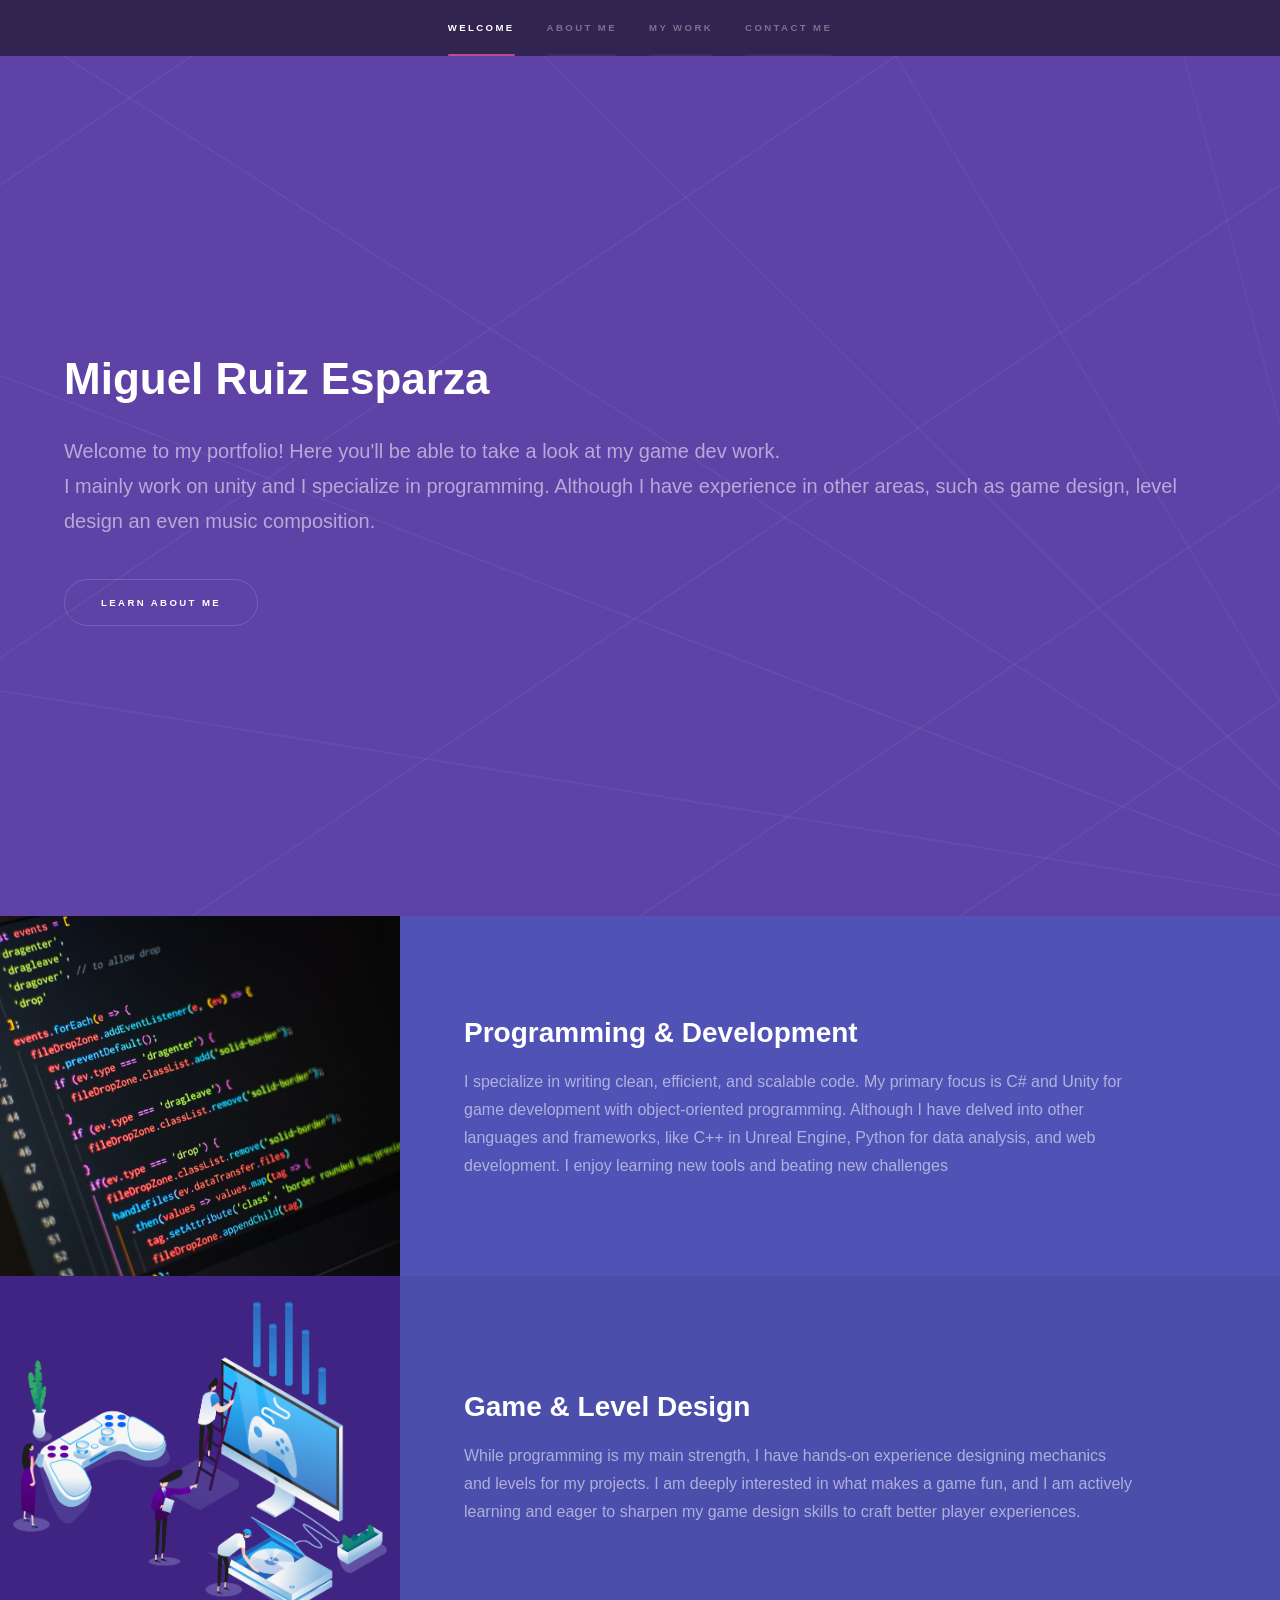
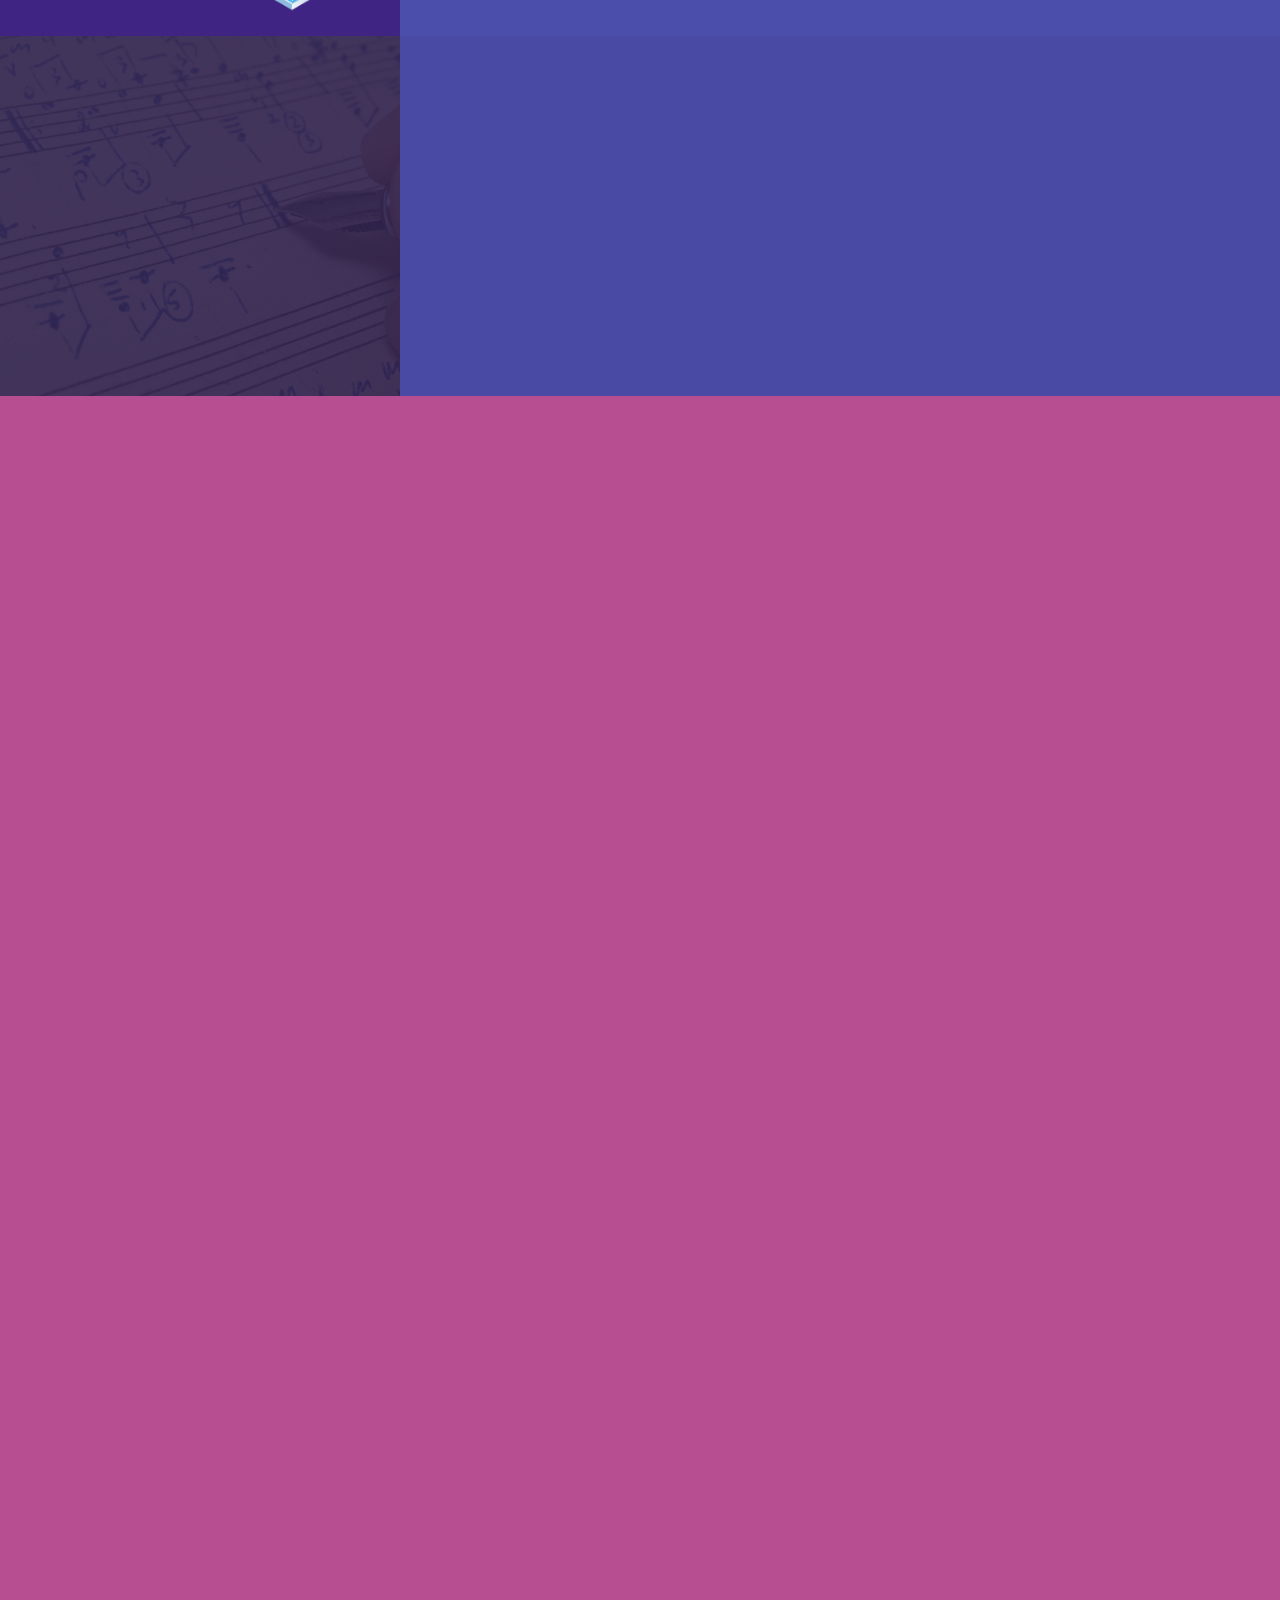
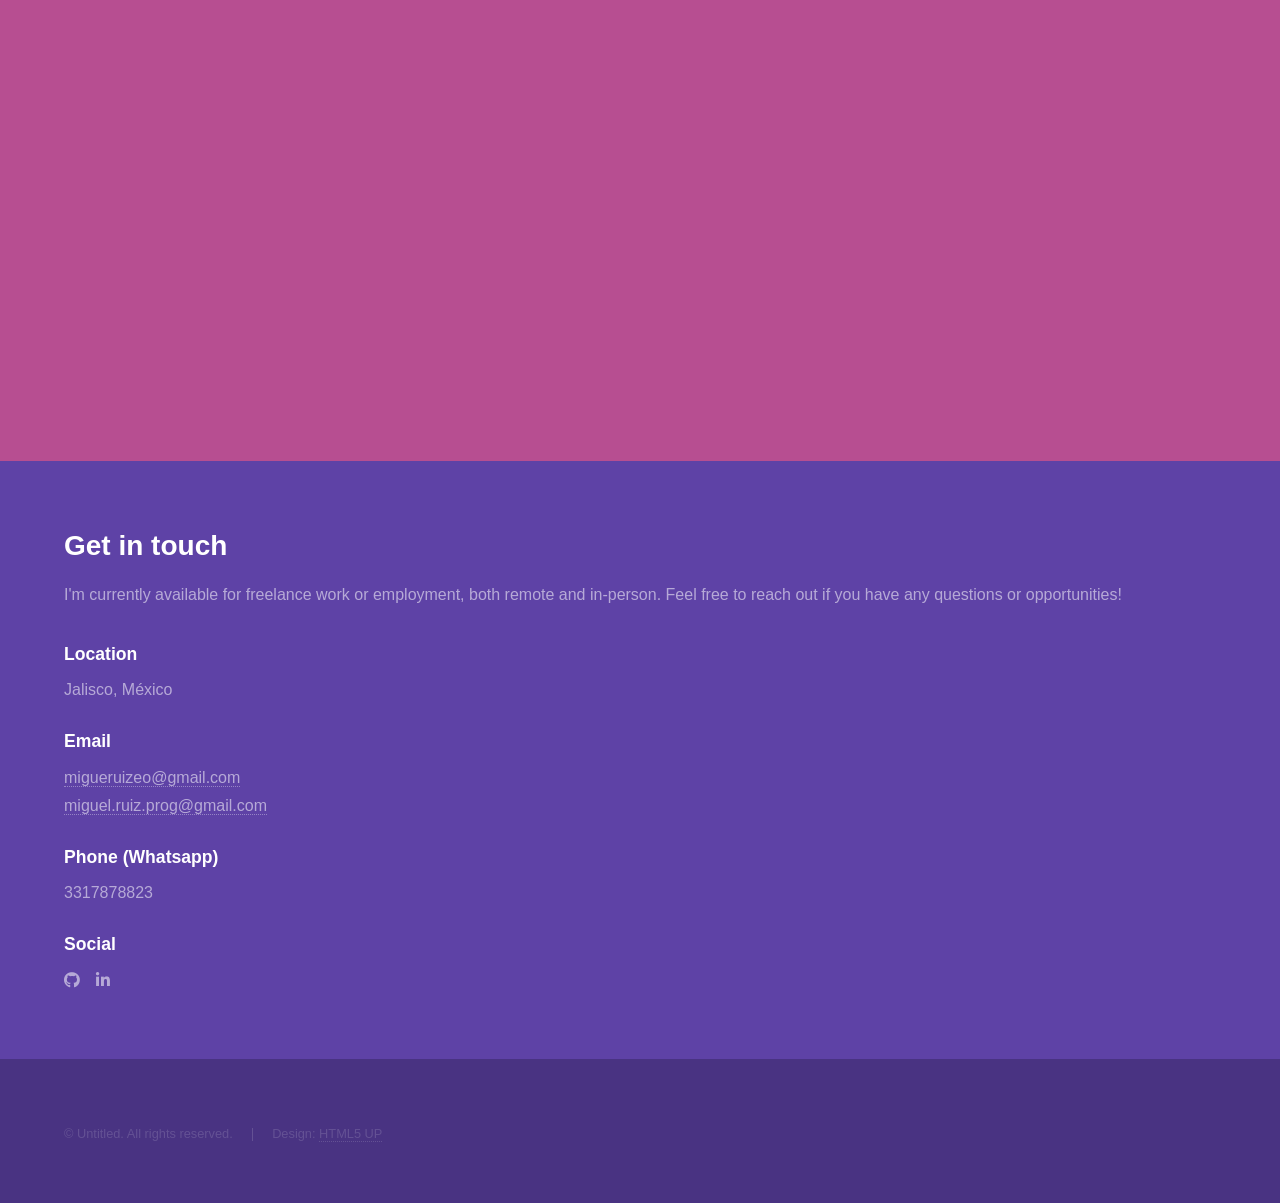
<file: index.html>
<!DOCTYPE HTML>
<!--
	Credits to:
	Hyperspace by HTML5 UP
	html5up.net | @ajlkn
	Free for personal and commercial use under the CCA 3.0 license (html5up.net/license)
-->
<html>
	<head>
		<title>Miguel Ruiz Esparza Portfolio</title>
		<meta charset="utf-8" />
		<meta name="viewport" content="width=device-width, initial-scale=1, user-scalable=no" />
		<link rel="stylesheet" href="assets/css/main.css" />
		<noscript><link rel="stylesheet" href="assets/css/noscript.css" /></noscript>
	</head>
	<body class="is-preload">

		<!-- Sidebar -->
			<section id="sidebar">
				<div class="inner">
					<nav>
						<ul>
							<li><a href="#intro">Welcome</a></li>
							<li><a href="#one">About Me</a></li>
							<li><a href="#two">My Work</a></li>
							<li><a href="#three">Contact Me</a></li>
						</ul>
					</nav>
				</div>
			</section>

		<!-- Wrapper -->
			<div id="wrapper">

				<!-- Intro -->
					<section id="intro" class="wrapper style1 fullscreen fade-up">
						<div class="inner">
							<h1>Miguel Ruiz Esparza</h1>
							<p>Welcome to my portfolio! Here you'll be able to take a look at my game dev work.<br />
							I mainly work on unity and I specialize in programming. Although I have experience in other areas,
							such as game design, level design an even music composition.</p>
							<ul class="actions">
								<li><a href="#one" class="button scrolly">Learn about me</a></li>
							</ul>
						</div>
					</section>

				<!-- One -->
					<section id="one" class="wrapper style2 spotlights">
						<section>
							<a href="#" class="image"><img src="images/Code.jpg" alt="" data-position="center center" /></a>
							<div class="content">
								<div class="inner">
									<h2>Programming & Development</h2>
									<p>I specialize in writing clean, efficient, and scalable code. My primary focus is C# and Unity for game development 
										with object-oriented programming. Although I have delved into other languages and frameworks, like C++ in Unreal Engine, 
										Python for data analysis, and web development. I enjoy learning new tools and beating new challenges</p>
								</div>
							</div>
						</section>
						<section>
							<a href="#" class="image"><img src="images/GD.png" alt="" data-position="top center" /></a>
							<div class="content">
								<div class="inner">
									<h2>Game & Level Design</h2>
									<p>While programming is my main strength, I have hands-on experience designing mechanics and levels for my projects. 
										I am deeply interested in what makes a game fun, and I am actively learning and eager to sharpen my game design 
										skills to craft better player experiences.</p>
								</div>
							</div>
						</section>
						<section>
							<a href="#" class="image"><img src="images/composition.jpg" alt="" data-position="25% 25%" /></a>
							<div class="content">
								<div class="inner">
									<h2>Music Composition & Audio Production</h2>
									<p>With a formal academic background in music, I have a strong foundation in traditional theory and composition. 
										Recently, I've been transitioning these skills into the digital realm using tools like FL Studio. 
										While digital audio production for games is a newer journey for me, 
										I am passionate about creating immersive soundtracks and eager to keep refining my craft.</p>
								</div>
							</div>
						</section>
					</section>

				<!-- Section Two: Projects -->
					<section id="two" class="wrapper style3 fade-up">
						<div class="inner">
							<h2>My projects</h2>
							<p>Next you'll be able to take a look to the projects that I've participated in.
								You'll find links for the itch.io page and the GitHub repository for each project.</br>
								Finally you'll find a short description of the project, and more details about my specific role in it.
							</p>
							<div class="features">
								<section>
									<div class="project-image">
										<img src="images/exiled-flesh.jpg" alt="Exiled Flesh project">
									</div>
									<h3>Exiled Flesh</h3>
									<h4><a href="https://miguelruiz.itch.io/exiled-flesh" target="_blank">itchio</a>, <a href="https://github.com/Mike239g/ExiledFlesh" target="_blank">GitHub</a></h4>
									<p>A small concept project about a survival horror game in which you have to escape from an alien ship.</p>
									<ul class="actions">
										<li><a href="ExiledFlesh.html" class="button">Learn more</a></li>
									</ul>
								</section>
								<section>
									<div class="project-image">
										<img src="images/DTD.jpg" alt="DTD project">
									</div>
									<h3>DTD:death TD</h3>
									<h4><a href="https://miguelruiz.itch.io/dtd-death-td" target="_blank">itchio</a>, <a href="https://github.com/Mike239g/DeathTD" target="_blank">GitHub</a></h4>
									<p>A tower defense game in which you must defend your home from waves of zombies using various makeshift weapons.</p>
									<ul class="actions">
										<li><a href="DTD.html" class="button">Learn more</a></li>
									</ul>
								</section>
								<section>
									<div class="project-image">
										<img src="images/Teledoom.jpg" alt="Teledoom project">
									</div>
									<h3>Teledoom</h3>
									<h4><a href="https://juan-haro.itch.io/teledoom" target="_blank">itchio</a>, <a href="https://github.com/juanharodev/TeleDoom" target="_blank">GitHub</a></h4>
									<p>A doom shooter with a bunch of enemies to fight. and in which you have an extra mechanic with a teleportation device.</p>
									<ul class="actions">
										<li><a href="TeleDoom.html" class="button">Learn more</a></li>
									</ul>
								</section>
								<section>
									<div class="project-image">
										<img src="images/TimeHeist.png" alt="Time Heist project">
									</div>
									<h3>Time Heist</h3>
									<h4><a href="https://juan-haro.itch.io/time-heist" target="_blank">itchio</a></h4>
									<p>My very first game, made for a short 48 hour game jam.</p>
									<ul class="actions">
										<li><a href="TimeHeist.html" class="button">Learn more</a></li>
									</ul>
								</section>
							</div>
							<ul class="actions">
								<li><a href="https://miguelruiz.itch.io" class="button" target="_blank">Check My itchio</a></li>
							</ul>
						</div>
					</section>

				<!-- Three -->
					<section id="three" class="wrapper style1 fade-up">
						<div class="inner">
							<h2>Get in touch</h2>
							<p>I'm currently available for freelance work or employment, both remote and in-person. Feel free to reach out if you have any questions or opportunities!</p>
							<div>
								<section>
									<ul class="contact">
										<li>
											<h3>Location</h3>
											<span>Jalisco, México</span>
										</li>
										<li>
											<h3>Email</h3>
											<a href="mailto:migueruizeo@gmail.com">migueruizeo@gmail.com</br></a>
											<a href="mailto:miguel.ruiz.prog@gmail.com">miguel.ruiz.prog@gmail.com</a>
										</li>
										<li>
											<h3>Phone (Whatsapp)</h3>
											<span>3317878823</span>
										</li>
										<li>
											<h3>Social</h3>
											<ul class="icons">
												<li><a href="https://github.com/Mike239g" target="_blank" class="icon brands fa-github"><span class="label">GitHub</span></a></li>
												<li><a href="https://www.linkedin.com/in/miguel-ruiz-esparza-ortega-18960330a/?isSelfProfile=true" target="_blank" class="icon brands fa-linkedin-in"><span class="label">LinkedIn</span></a></li>
											</ul>
										</li>
									</ul>
								</section>
							</div>
						</div>
					</section>

			</div>

		<!-- Footer -->
			<footer id="footer" class="wrapper style1-alt">
				<div class="inner">
					<ul class="menu">
						<li>&copy; Untitled. All rights reserved.</li><li>Design: <a href="http://html5up.net">HTML5 UP</a></li>
					</ul>
				</div>
			</footer>

		<!-- Scripts -->
			<script src="assets/js/jquery.min.js"></script>
			<script src="assets/js/jquery.scrollex.min.js"></script>
			<script src="assets/js/jquery.scrolly.min.js"></script>
			<script src="assets/js/browser.min.js"></script>
			<script src="assets/js/breakpoints.min.js"></script>
			<script src="assets/js/util.js"></script>
			<script src="assets/js/main.js"></script>

	</body>
</html>
</file>
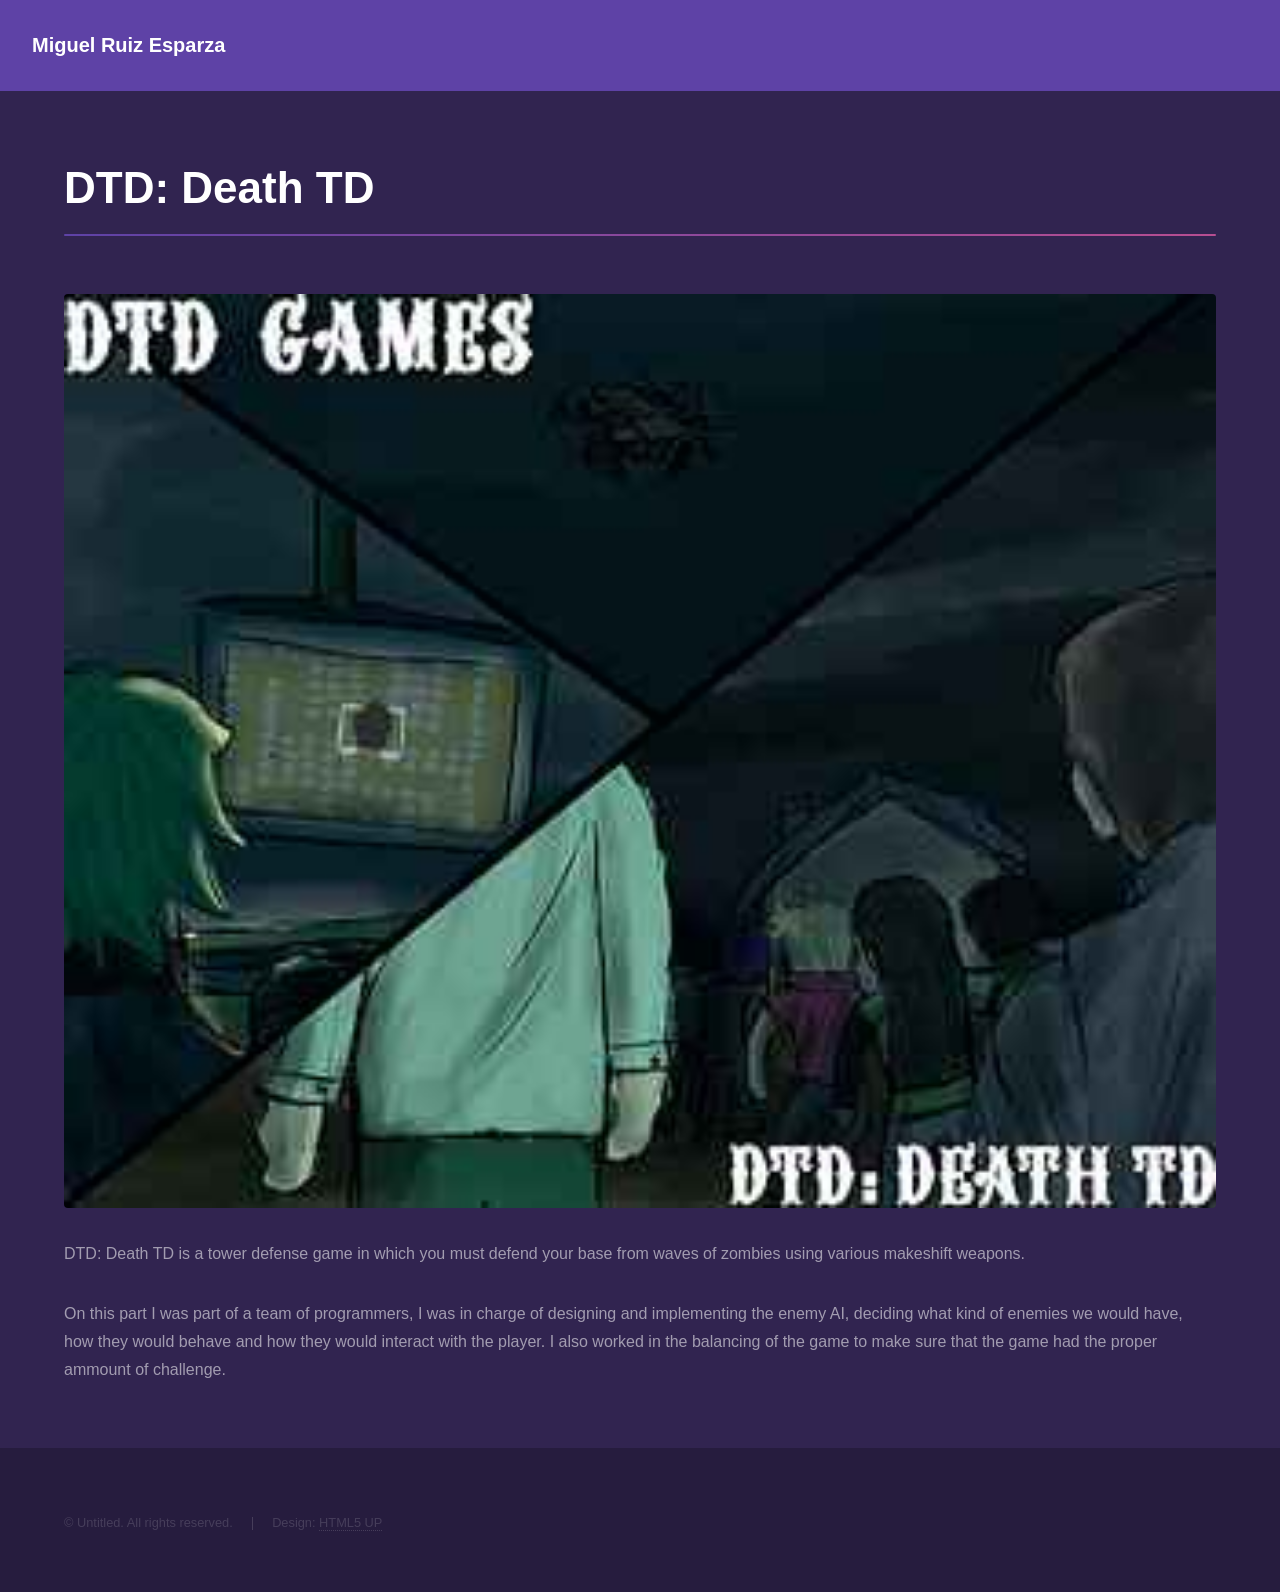
<file: DTD.html>
<!DOCTYPE HTML>
<!--
	Hyperspace by HTML5 UP
	html5up.net | @ajlkn
	Free for personal and commercial use under the CCA 3.0 license (html5up.net/license)
-->
<html>
	<head>
		<title>Project: Exiled Flesh</title>
		<meta charset="utf-8" />
		<meta name="viewport" content="width=device-width, initial-scale=1, user-scalable=no" />
		<link rel="stylesheet" href="assets/css/main.css" />
		<noscript><link rel="stylesheet" href="assets/css/noscript.css" /></noscript>
	</head>
	<body class="is-preload">

		<!-- Header -->
			<header id="header">
				<a href="index.html" class="title">Miguel Ruiz Esparza </a>
			</header>

		<!-- Wrapper -->
			<div id="wrapper">

				<!-- Main -->
					<section id="main" class="wrapper">
						<div class="inner">
							<h1 class="major">DTD: Death TD</h1>
							<span class="image fit"><img src="images/DTD.jpg" alt="DTD: Death TD project" /></span>
							<p>DTD: Death TD is a tower defense game in which you must defend your base from waves of zombies using various makeshift weapons.</p>
							<p>On this part I was part of a team of programmers, I was in charge of designing and implementing the enemy AI, deciding what kind of 
								enemies we would have, how they would behave and how they would interact with the player. I also worked in the balancing of the game
								to make sure that the game had the proper ammount of challenge. 
							</p>
						</div>
					</section>
			</div>

		<!-- Footer -->
			<footer id="footer" class="wrapper alt">
				<div class="inner">
					<ul class="menu">
						<li>&copy; Untitled. All rights reserved.</li><li>Design: <a href="http://html5up.net">HTML5 UP</a></li>
					</ul>
				</div>
			</footer>

		<!-- Scripts -->
			<script src="assets/js/jquery.min.js"></script>
			<script src="assets/js/jquery.scrollex.min.js"></script>
			<script src="assets/js/jquery.scrolly.min.js"></script>
			<script src="assets/js/browser.min.js"></script>
			<script src="assets/js/breakpoints.min.js"></script>
			<script src="assets/js/util.js"></script>
			<script src="assets/js/main.js"></script>

	</body>
</html>
</file>
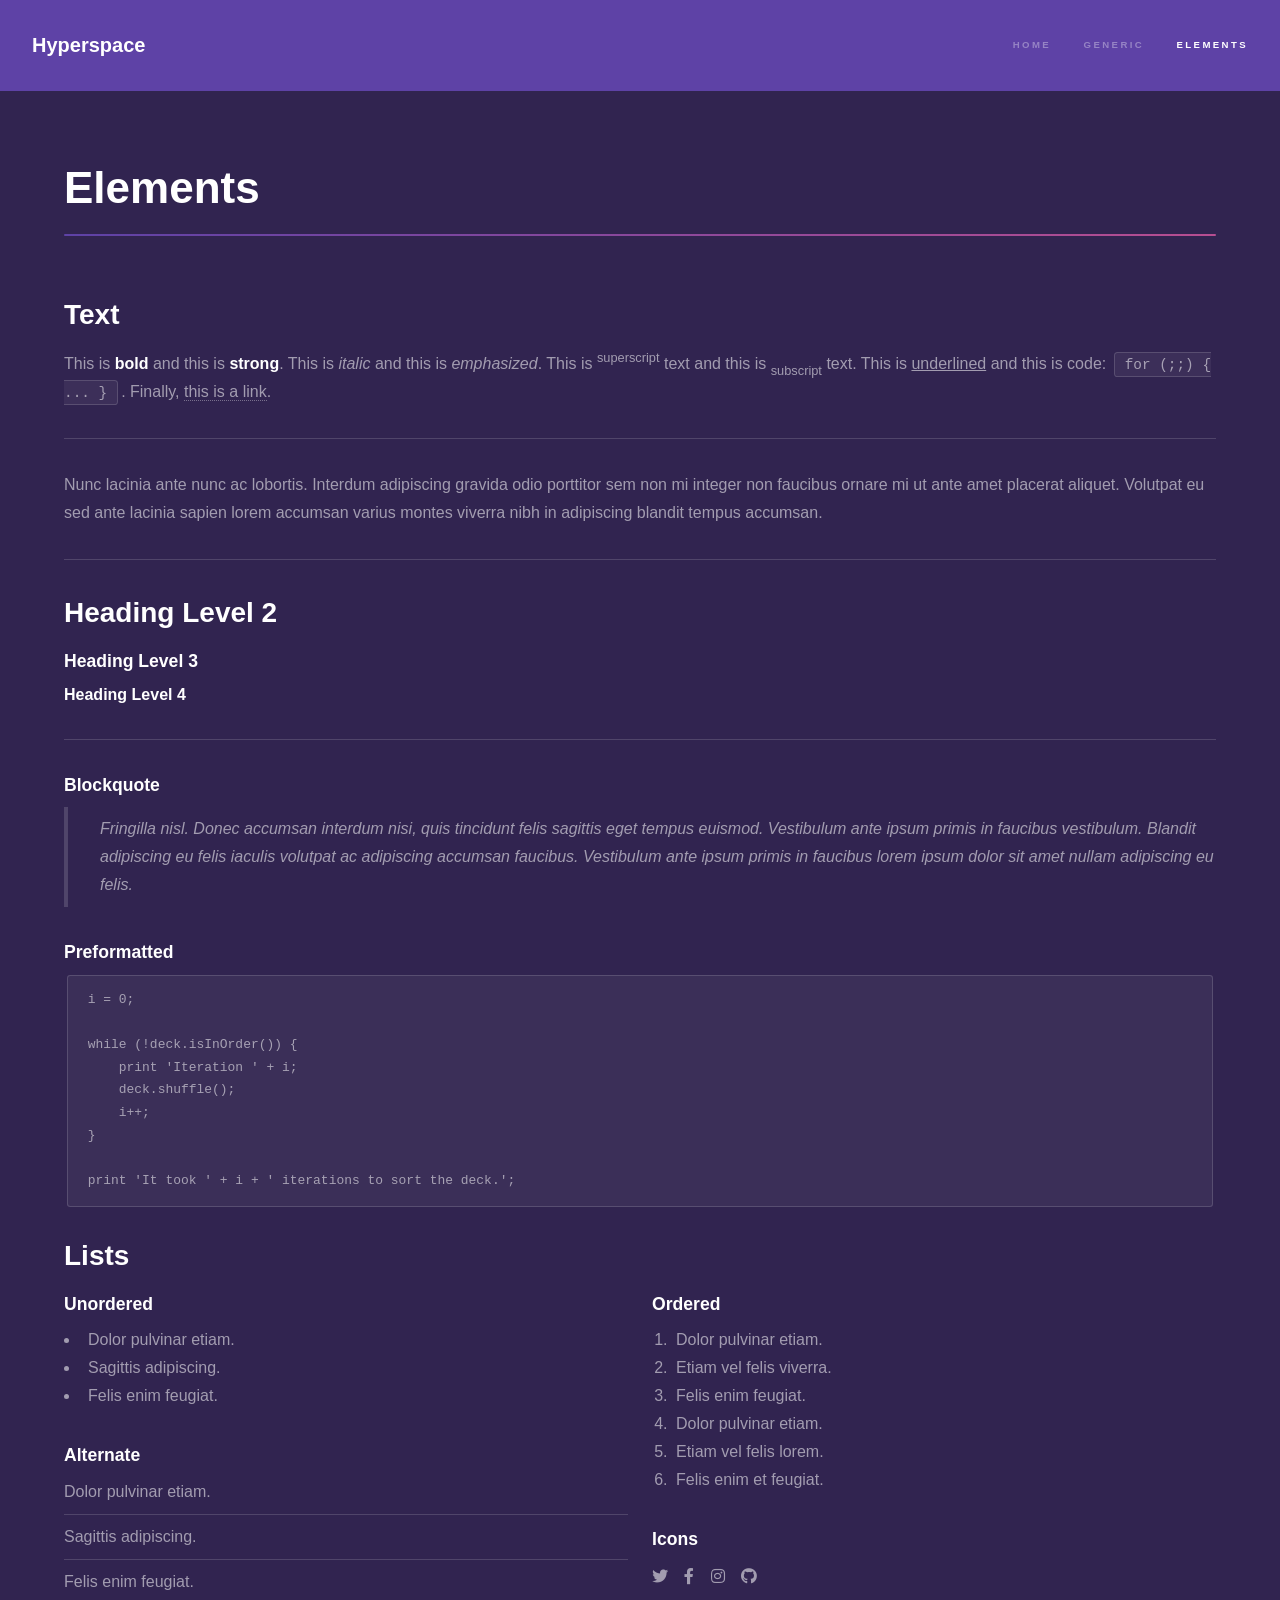
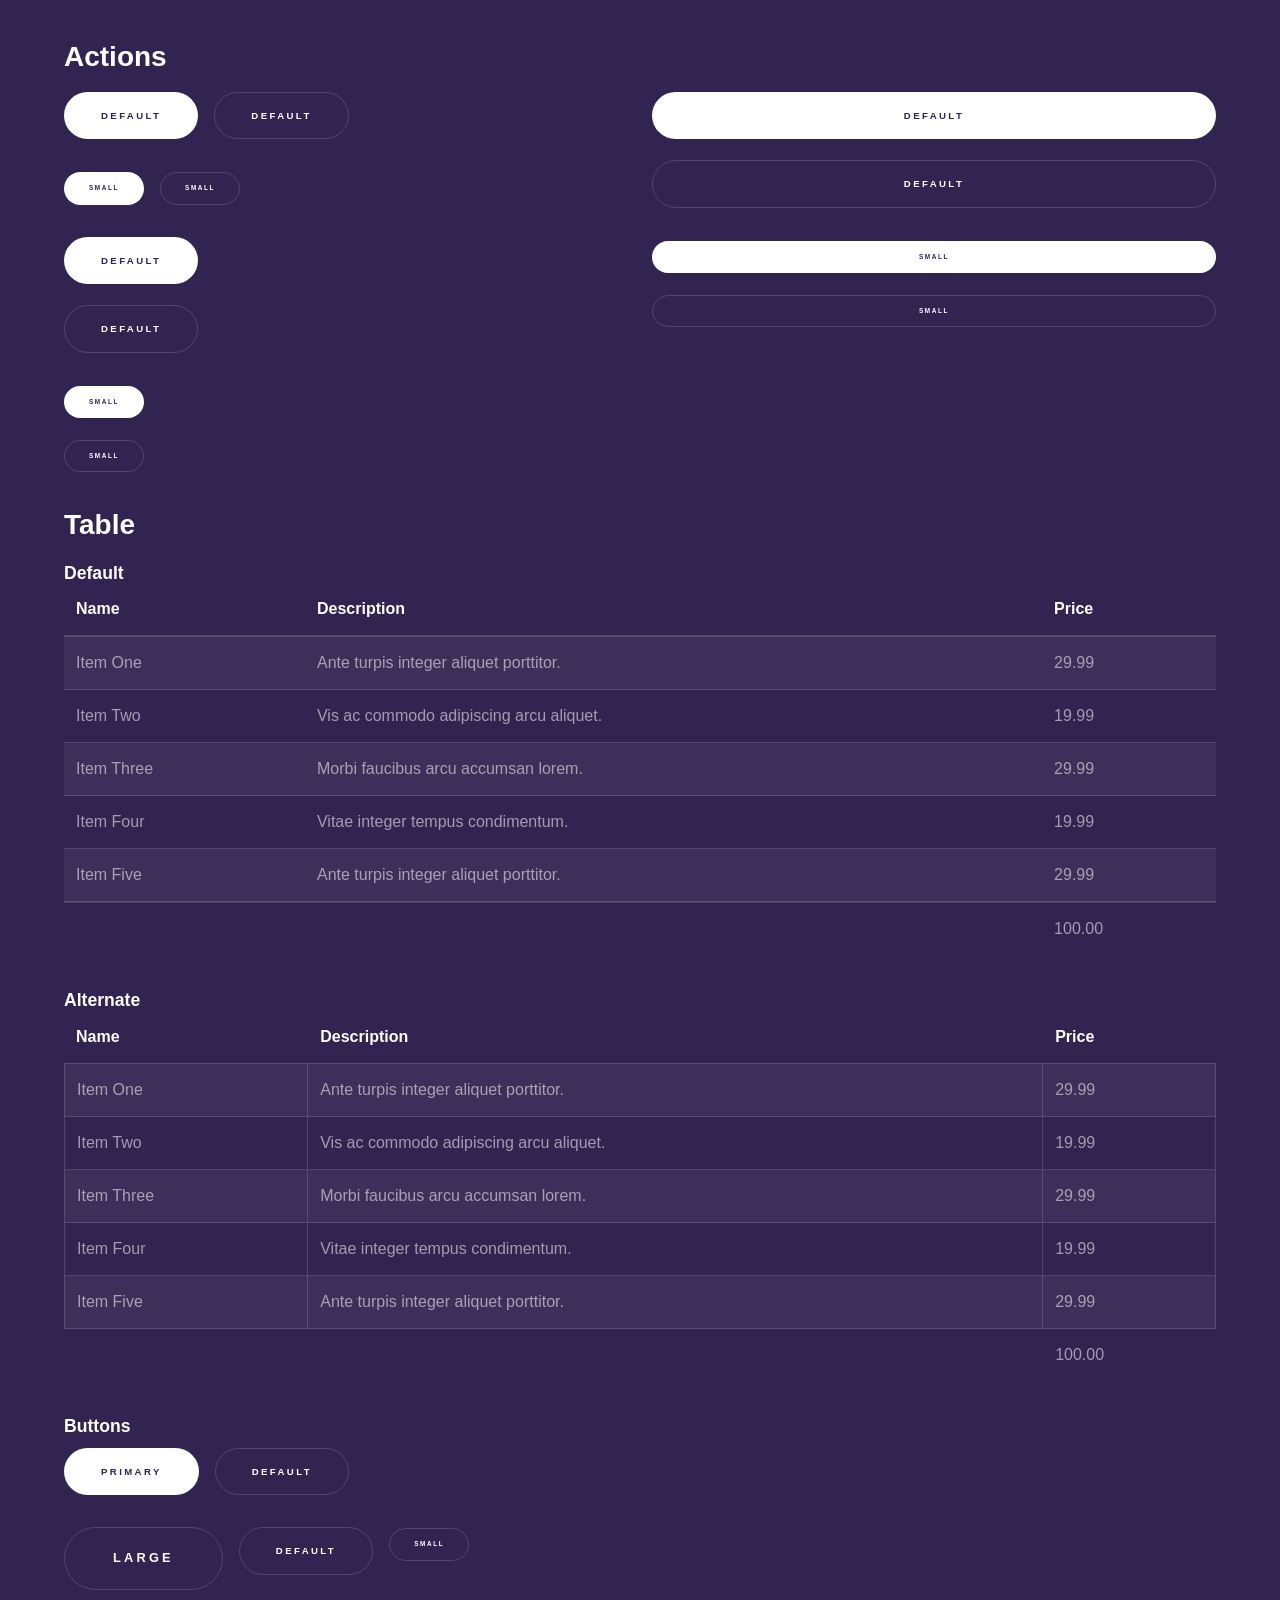
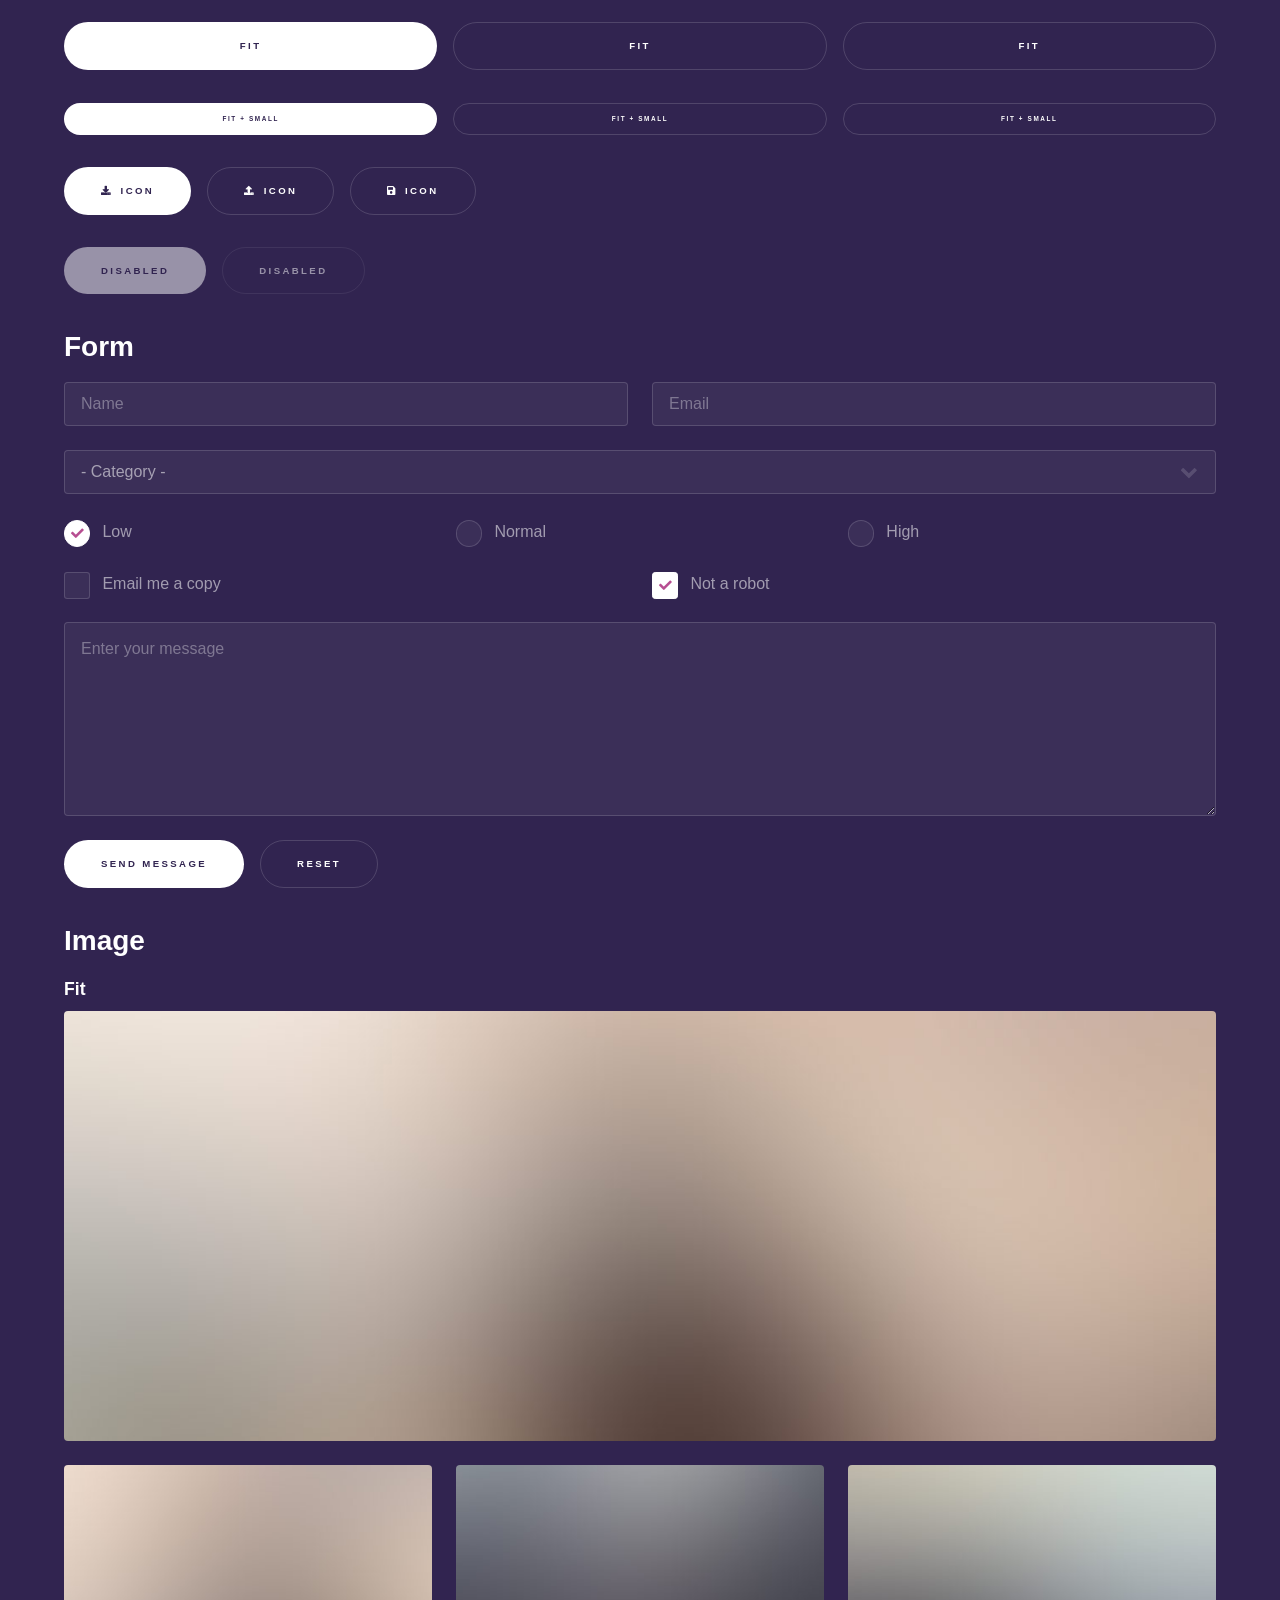
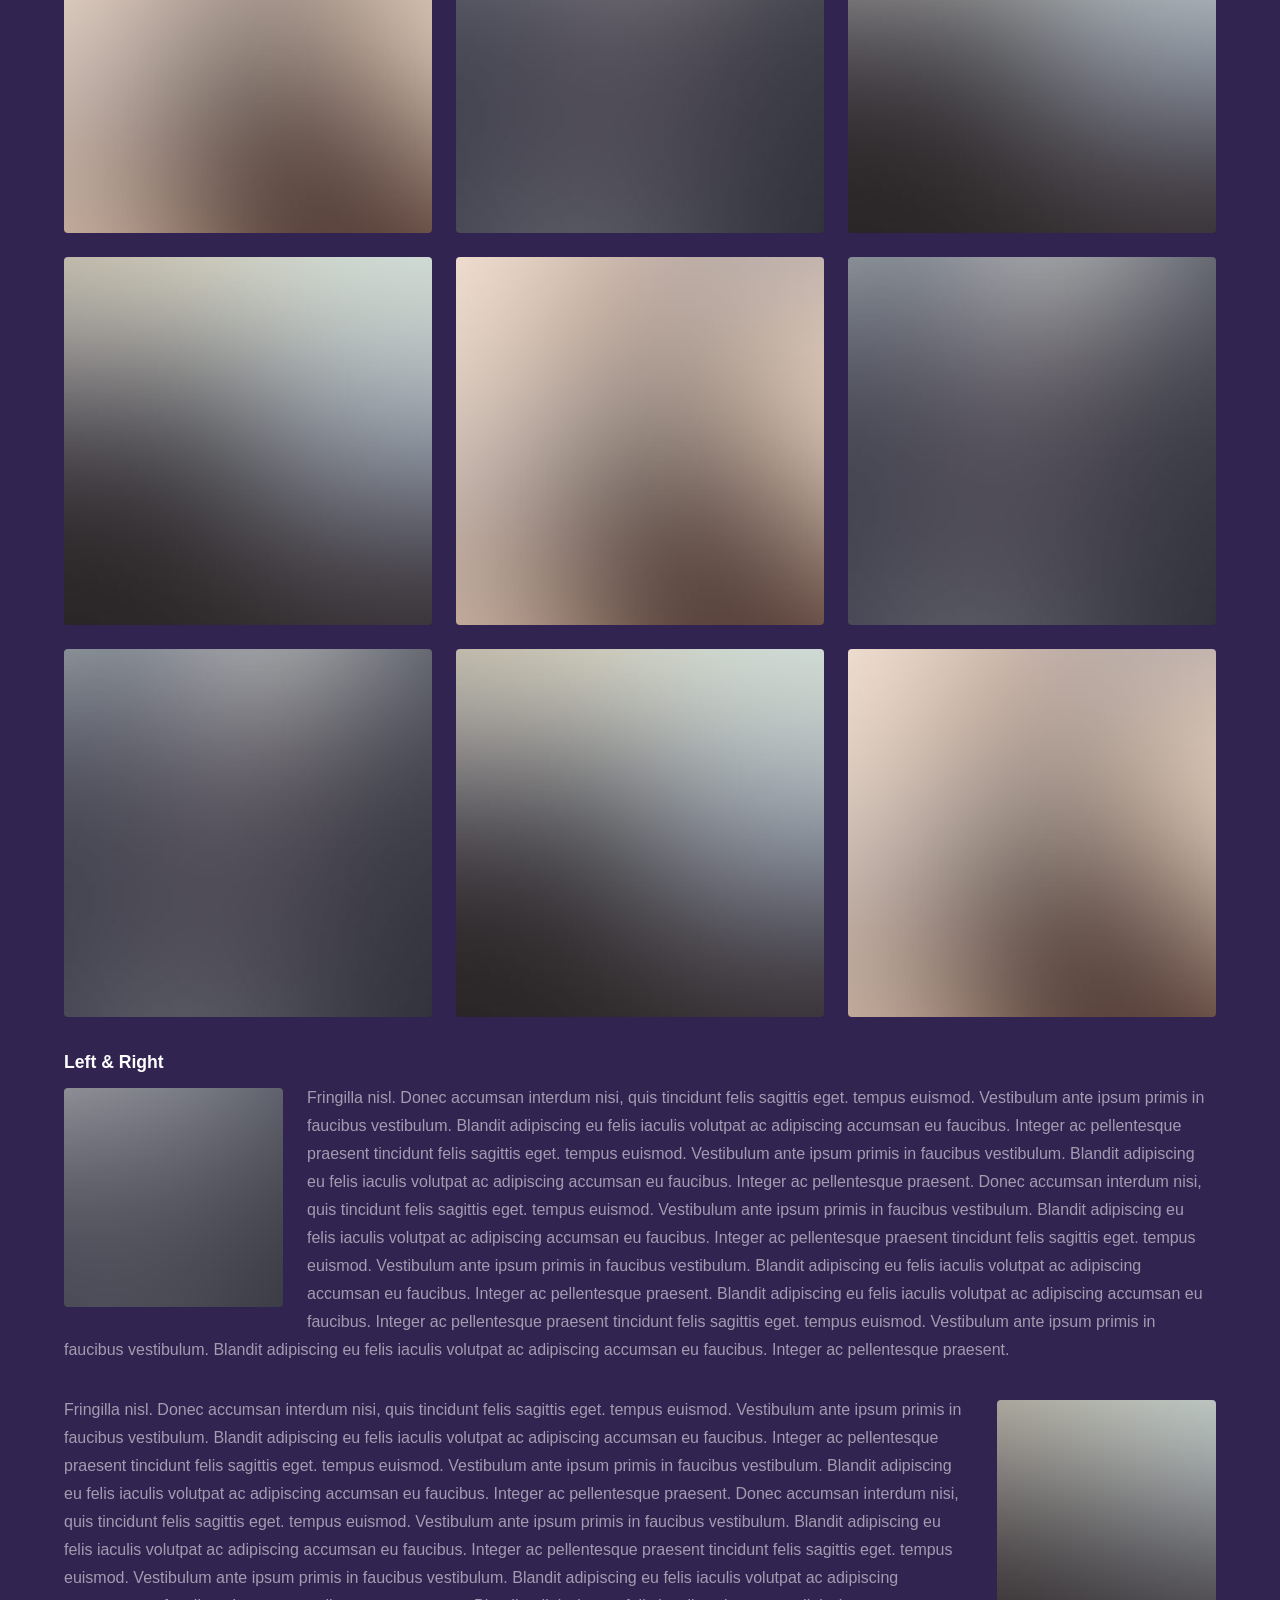
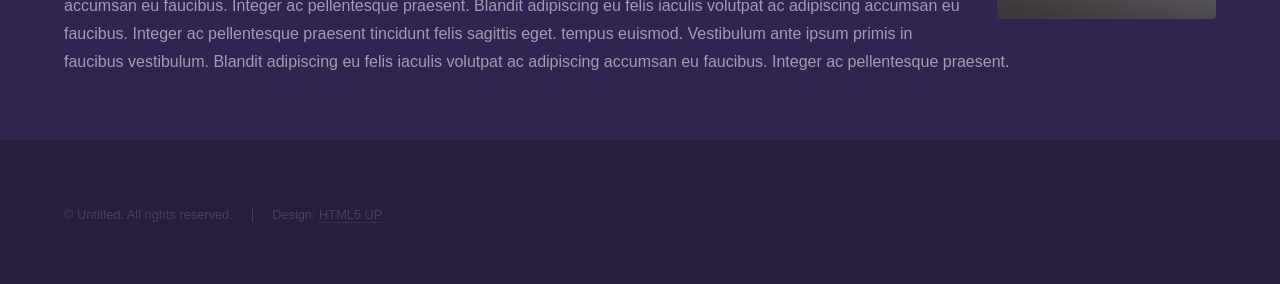
<file: elements.html>
<!DOCTYPE HTML>
<!--
	Hyperspace by HTML5 UP
	html5up.net | @ajlkn
	Free for personal and commercial use under the CCA 3.0 license (html5up.net/license)
-->
<html>
	<head>
		<title>Elements - Hyperspace by HTML5 UP</title>
		<meta charset="utf-8" />
		<meta name="viewport" content="width=device-width, initial-scale=1, user-scalable=no" />
		<link rel="stylesheet" href="assets/css/main.css" />
		<noscript><link rel="stylesheet" href="assets/css/noscript.css" /></noscript>
	</head>
	<body class="is-preload">

		<!-- Header -->
			<header id="header">
				<a href="index.html" class="title">Hyperspace</a>
				<nav>
					<ul>
						<li><a href="index.html">Home</a></li>
						<li><a href="generic.html">Generic</a></li>
						<li><a href="elements.html"  class="active">Elements</a></li>
					</ul>
				</nav>
			</header>

		<!-- Wrapper -->
			<div id="wrapper">

				<!-- Main -->
					<section id="main" class="wrapper">
						<div class="inner">
							<h1 class="major">Elements</h1>

							<!-- Text -->
								<section>
									<h2>Text</h2>
									<p>This is <b>bold</b> and this is <strong>strong</strong>. This is <i>italic</i> and this is <em>emphasized</em>.
									This is <sup>superscript</sup> text and this is <sub>subscript</sub> text.
									This is <u>underlined</u> and this is code: <code>for (;;) { ... }</code>. Finally, <a href="#">this is a link</a>.</p>
									<hr />
									<p>Nunc lacinia ante nunc ac lobortis. Interdum adipiscing gravida odio porttitor sem non mi integer non faucibus ornare mi ut ante amet placerat aliquet. Volutpat eu sed ante lacinia sapien lorem accumsan varius montes viverra nibh in adipiscing blandit tempus accumsan.</p>
									<hr />
									<h2>Heading Level 2</h2>
									<h3>Heading Level 3</h3>
									<h4>Heading Level 4</h4>
									<hr />
									<h3>Blockquote</h3>
									<blockquote>Fringilla nisl. Donec accumsan interdum nisi, quis tincidunt felis sagittis eget tempus euismod. Vestibulum ante ipsum primis in faucibus vestibulum. Blandit adipiscing eu felis iaculis volutpat ac adipiscing accumsan faucibus. Vestibulum ante ipsum primis in faucibus lorem ipsum dolor sit amet nullam adipiscing eu felis.</blockquote>
									<h3>Preformatted</h3>
									<pre><code>i = 0;

while (!deck.isInOrder()) {
    print 'Iteration ' + i;
    deck.shuffle();
    i++;
}

print 'It took ' + i + ' iterations to sort the deck.';</code></pre>
								</section>

							<!-- Lists -->
								<section>
									<h2>Lists</h2>
									<div class="row">
										<div class="col-6 col-12-medium">
											<h3>Unordered</h3>
											<ul>
												<li>Dolor pulvinar etiam.</li>
												<li>Sagittis adipiscing.</li>
												<li>Felis enim feugiat.</li>
											</ul>
											<h3>Alternate</h3>
											<ul class="alt">
												<li>Dolor pulvinar etiam.</li>
												<li>Sagittis adipiscing.</li>
												<li>Felis enim feugiat.</li>
											</ul>
										</div>
										<div class="col-6 col-12-medium">
											<h3>Ordered</h3>
											<ol>
												<li>Dolor pulvinar etiam.</li>
												<li>Etiam vel felis viverra.</li>
												<li>Felis enim feugiat.</li>
												<li>Dolor pulvinar etiam.</li>
												<li>Etiam vel felis lorem.</li>
												<li>Felis enim et feugiat.</li>
											</ol>
											<h3>Icons</h3>
											<ul class="icons">
												<li><a href="#" class="icon brands fa-twitter"><span class="label">Twitter</span></a></li>
												<li><a href="#" class="icon brands fa-facebook-f"><span class="label">Facebook</span></a></li>
												<li><a href="#" class="icon brands fa-instagram"><span class="label">Instagram</span></a></li>
												<li><a href="#" class="icon brands fa-github"><span class="label">Github</span></a></li>
											</ul>
										</div>
									</div>
									<h2>Actions</h2>
									<div class="row">
										<div class="col-6 col-12-medium">
											<ul class="actions">
												<li><a href="#" class="button primary">Default</a></li>
												<li><a href="#" class="button">Default</a></li>
											</ul>
											<ul class="actions small">
												<li><a href="#" class="button primary small">Small</a></li>
												<li><a href="#" class="button small">Small</a></li>
											</ul>
											<ul class="actions stacked">
												<li><a href="#" class="button primary">Default</a></li>
												<li><a href="#" class="button">Default</a></li>
											</ul>
											<ul class="actions stacked">
												<li><a href="#" class="button primary small">Small</a></li>
												<li><a href="#" class="button small">Small</a></li>
											</ul>
										</div>
										<div class="col-6 col-12-medium">
											<ul class="actions stacked">
												<li><a href="#" class="button primary fit">Default</a></li>
												<li><a href="#" class="button fit">Default</a></li>
											</ul>
											<ul class="actions stacked">
												<li><a href="#" class="button primary small fit">Small</a></li>
												<li><a href="#" class="button small fit">Small</a></li>
											</ul>
										</div>
									</div>
								</section>

							<!-- Table -->
								<section>
									<h2>Table</h2>
									<h3>Default</h3>
									<div class="table-wrapper">
										<table>
											<thead>
												<tr>
													<th>Name</th>
													<th>Description</th>
													<th>Price</th>
												</tr>
											</thead>
											<tbody>
												<tr>
													<td>Item One</td>
													<td>Ante turpis integer aliquet porttitor.</td>
													<td>29.99</td>
												</tr>
												<tr>
													<td>Item Two</td>
													<td>Vis ac commodo adipiscing arcu aliquet.</td>
													<td>19.99</td>
												</tr>
												<tr>
													<td>Item Three</td>
													<td> Morbi faucibus arcu accumsan lorem.</td>
													<td>29.99</td>
												</tr>
												<tr>
													<td>Item Four</td>
													<td>Vitae integer tempus condimentum.</td>
													<td>19.99</td>
												</tr>
												<tr>
													<td>Item Five</td>
													<td>Ante turpis integer aliquet porttitor.</td>
													<td>29.99</td>
												</tr>
											</tbody>
											<tfoot>
												<tr>
													<td colspan="2"></td>
													<td>100.00</td>
												</tr>
											</tfoot>
										</table>
									</div>

									<h3>Alternate</h3>
									<div class="table-wrapper">
										<table class="alt">
											<thead>
												<tr>
													<th>Name</th>
													<th>Description</th>
													<th>Price</th>
												</tr>
											</thead>
											<tbody>
												<tr>
													<td>Item One</td>
													<td>Ante turpis integer aliquet porttitor.</td>
													<td>29.99</td>
												</tr>
												<tr>
													<td>Item Two</td>
													<td>Vis ac commodo adipiscing arcu aliquet.</td>
													<td>19.99</td>
												</tr>
												<tr>
													<td>Item Three</td>
													<td> Morbi faucibus arcu accumsan lorem.</td>
													<td>29.99</td>
												</tr>
												<tr>
													<td>Item Four</td>
													<td>Vitae integer tempus condimentum.</td>
													<td>19.99</td>
												</tr>
												<tr>
													<td>Item Five</td>
													<td>Ante turpis integer aliquet porttitor.</td>
													<td>29.99</td>
												</tr>
											</tbody>
											<tfoot>
												<tr>
													<td colspan="2"></td>
													<td>100.00</td>
												</tr>
											</tfoot>
										</table>
									</div>
								</section>

							<!-- Buttons -->
								<section>
									<h3>Buttons</h3>
									<ul class="actions">
										<li><a href="#" class="button primary">Primary</a></li>
										<li><a href="#" class="button">Default</a></li>
									</ul>
									<ul class="actions">
										<li><a href="#" class="button large">Large</a></li>
										<li><a href="#" class="button">Default</a></li>
										<li><a href="#" class="button small">Small</a></li>
									</ul>
									<ul class="actions fit">
										<li><a href="#" class="button primary fit">Fit</a></li>
										<li><a href="#" class="button fit">Fit</a></li>
										<li><a href="#" class="button fit">Fit</a></li>
									</ul>
									<ul class="actions fit small">
										<li><a href="#" class="button primary fit small">Fit + Small</a></li>
										<li><a href="#" class="button fit small">Fit + Small</a></li>
										<li><a href="#" class="button fit small">Fit + Small</a></li>
									</ul>
									<ul class="actions">
										<li><a href="#" class="button primary icon solid fa-download">Icon</a></li>
										<li><a href="#" class="button icon solid fa-upload">Icon</a></li>
										<li><a href="#" class="button icon solid fa-save">Icon</a></li>
									</ul>
									<ul class="actions">
										<li><span class="button primary disabled">Disabled</span></li>
										<li><span class="button disabled">Disabled</span></li>
									</ul>
								</section>

							<!-- Form -->
								<section>
									<h2>Form</h2>
									<form method="post" action="#">
										<div class="row gtr-uniform">
											<div class="col-6 col-12-xsmall">
												<input type="text" name="demo-name" id="demo-name" value="" placeholder="Name" />
											</div>
											<div class="col-6 col-12-xsmall">
												<input type="email" name="demo-email" id="demo-email" value="" placeholder="Email" />
											</div>
											<div class="col-12">
												<select name="demo-category" id="demo-category">
													<option value="">- Category -</option>
													<option value="1">Manufacturing</option>
													<option value="1">Shipping</option>
													<option value="1">Administration</option>
													<option value="1">Human Resources</option>
												</select>
											</div>
											<div class="col-4 col-12-small">
												<input type="radio" id="demo-priority-low" name="demo-priority" checked>
												<label for="demo-priority-low">Low</label>
											</div>
											<div class="col-4 col-12-small">
												<input type="radio" id="demo-priority-normal" name="demo-priority">
												<label for="demo-priority-normal">Normal</label>
											</div>
											<div class="col-4 col-12-small">
												<input type="radio" id="demo-priority-high" name="demo-priority">
												<label for="demo-priority-high">High</label>
											</div>
											<div class="col-6 col-12-small">
												<input type="checkbox" id="demo-copy" name="demo-copy">
												<label for="demo-copy">Email me a copy</label>
											</div>
											<div class="col-6 col-12-small">
												<input type="checkbox" id="demo-human" name="demo-human" checked>
												<label for="demo-human">Not a robot</label>
											</div>
											<div class="col-12">
												<textarea name="demo-message" id="demo-message" placeholder="Enter your message" rows="6"></textarea>
											</div>
											<div class="col-12">
												<ul class="actions">
													<li><input type="submit" value="Send Message" class="primary" /></li>
													<li><input type="reset" value="Reset" /></li>
												</ul>
											</div>
										</div>
									</form>
								</section>

							<!-- Image -->
								<section>
									<h2>Image</h2>
									<h3>Fit</h3>
									<div class="box alt">
										<div class="row gtr-uniform">
											<div class="col-12"><span class="image fit"><img src="images/pic04.jpg" alt="" /></span></div>
											<div class="col-4"><span class="image fit"><img src="images/pic01.jpg" alt="" /></span></div>
											<div class="col-4"><span class="image fit"><img src="images/pic02.jpg" alt="" /></span></div>
											<div class="col-4"><span class="image fit"><img src="images/pic03.jpg" alt="" /></span></div>
											<div class="col-4"><span class="image fit"><img src="images/pic03.jpg" alt="" /></span></div>
											<div class="col-4"><span class="image fit"><img src="images/pic01.jpg" alt="" /></span></div>
											<div class="col-4"><span class="image fit"><img src="images/pic02.jpg" alt="" /></span></div>
											<div class="col-4"><span class="image fit"><img src="images/pic02.jpg" alt="" /></span></div>
											<div class="col-4"><span class="image fit"><img src="images/pic03.jpg" alt="" /></span></div>
											<div class="col-4"><span class="image fit"><img src="images/pic01.jpg" alt="" /></span></div>
										</div>
									</div>
									<h3>Left &amp; Right</h3>
									<p><span class="image left"><img src="images/pic05.jpg" alt="" /></span>Fringilla nisl. Donec accumsan interdum nisi, quis tincidunt felis sagittis eget. tempus euismod. Vestibulum ante ipsum primis in faucibus vestibulum. Blandit adipiscing eu felis iaculis volutpat ac adipiscing accumsan eu faucibus. Integer ac pellentesque praesent tincidunt felis sagittis eget. tempus euismod. Vestibulum ante ipsum primis in faucibus vestibulum. Blandit adipiscing eu felis iaculis volutpat ac adipiscing accumsan eu faucibus. Integer ac pellentesque praesent. Donec accumsan interdum nisi, quis tincidunt felis sagittis eget. tempus euismod. Vestibulum ante ipsum primis in faucibus vestibulum. Blandit adipiscing eu felis iaculis volutpat ac adipiscing accumsan eu faucibus. Integer ac pellentesque praesent tincidunt felis sagittis eget. tempus euismod. Vestibulum ante ipsum primis in faucibus vestibulum. Blandit adipiscing eu felis iaculis volutpat ac adipiscing accumsan eu faucibus. Integer ac pellentesque praesent. Blandit adipiscing eu felis iaculis volutpat ac adipiscing accumsan eu faucibus. Integer ac pellentesque praesent tincidunt felis sagittis eget. tempus euismod. Vestibulum ante ipsum primis in faucibus vestibulum. Blandit adipiscing eu felis iaculis volutpat ac adipiscing accumsan eu faucibus. Integer ac pellentesque praesent.</p>
									<p><span class="image right"><img src="images/pic06.jpg" alt="" /></span>Fringilla nisl. Donec accumsan interdum nisi, quis tincidunt felis sagittis eget. tempus euismod. Vestibulum ante ipsum primis in faucibus vestibulum. Blandit adipiscing eu felis iaculis volutpat ac adipiscing accumsan eu faucibus. Integer ac pellentesque praesent tincidunt felis sagittis eget. tempus euismod. Vestibulum ante ipsum primis in faucibus vestibulum. Blandit adipiscing eu felis iaculis volutpat ac adipiscing accumsan eu faucibus. Integer ac pellentesque praesent. Donec accumsan interdum nisi, quis tincidunt felis sagittis eget. tempus euismod. Vestibulum ante ipsum primis in faucibus vestibulum. Blandit adipiscing eu felis iaculis volutpat ac adipiscing accumsan eu faucibus. Integer ac pellentesque praesent tincidunt felis sagittis eget. tempus euismod. Vestibulum ante ipsum primis in faucibus vestibulum. Blandit adipiscing eu felis iaculis volutpat ac adipiscing accumsan eu faucibus. Integer ac pellentesque praesent. Blandit adipiscing eu felis iaculis volutpat ac adipiscing accumsan eu faucibus. Integer ac pellentesque praesent tincidunt felis sagittis eget. tempus euismod. Vestibulum ante ipsum primis in faucibus vestibulum. Blandit adipiscing eu felis iaculis volutpat ac adipiscing accumsan eu faucibus. Integer ac pellentesque praesent.</p>
								</section>

						</div>
					</section>

			</div>

		<!-- Footer -->
			<footer id="footer" class="wrapper alt">
				<div class="inner">
					<ul class="menu">
						<li>&copy; Untitled. All rights reserved.</li><li>Design: <a href="http://html5up.net">HTML5 UP</a></li>
					</ul>
				</div>
			</footer>

		<!-- Scripts -->
			<script src="assets/js/jquery.min.js"></script>
			<script src="assets/js/jquery.scrollex.min.js"></script>
			<script src="assets/js/jquery.scrolly.min.js"></script>
			<script src="assets/js/browser.min.js"></script>
			<script src="assets/js/breakpoints.min.js"></script>
			<script src="assets/js/util.js"></script>
			<script src="assets/js/main.js"></script>

	</body>
</html>
</file>
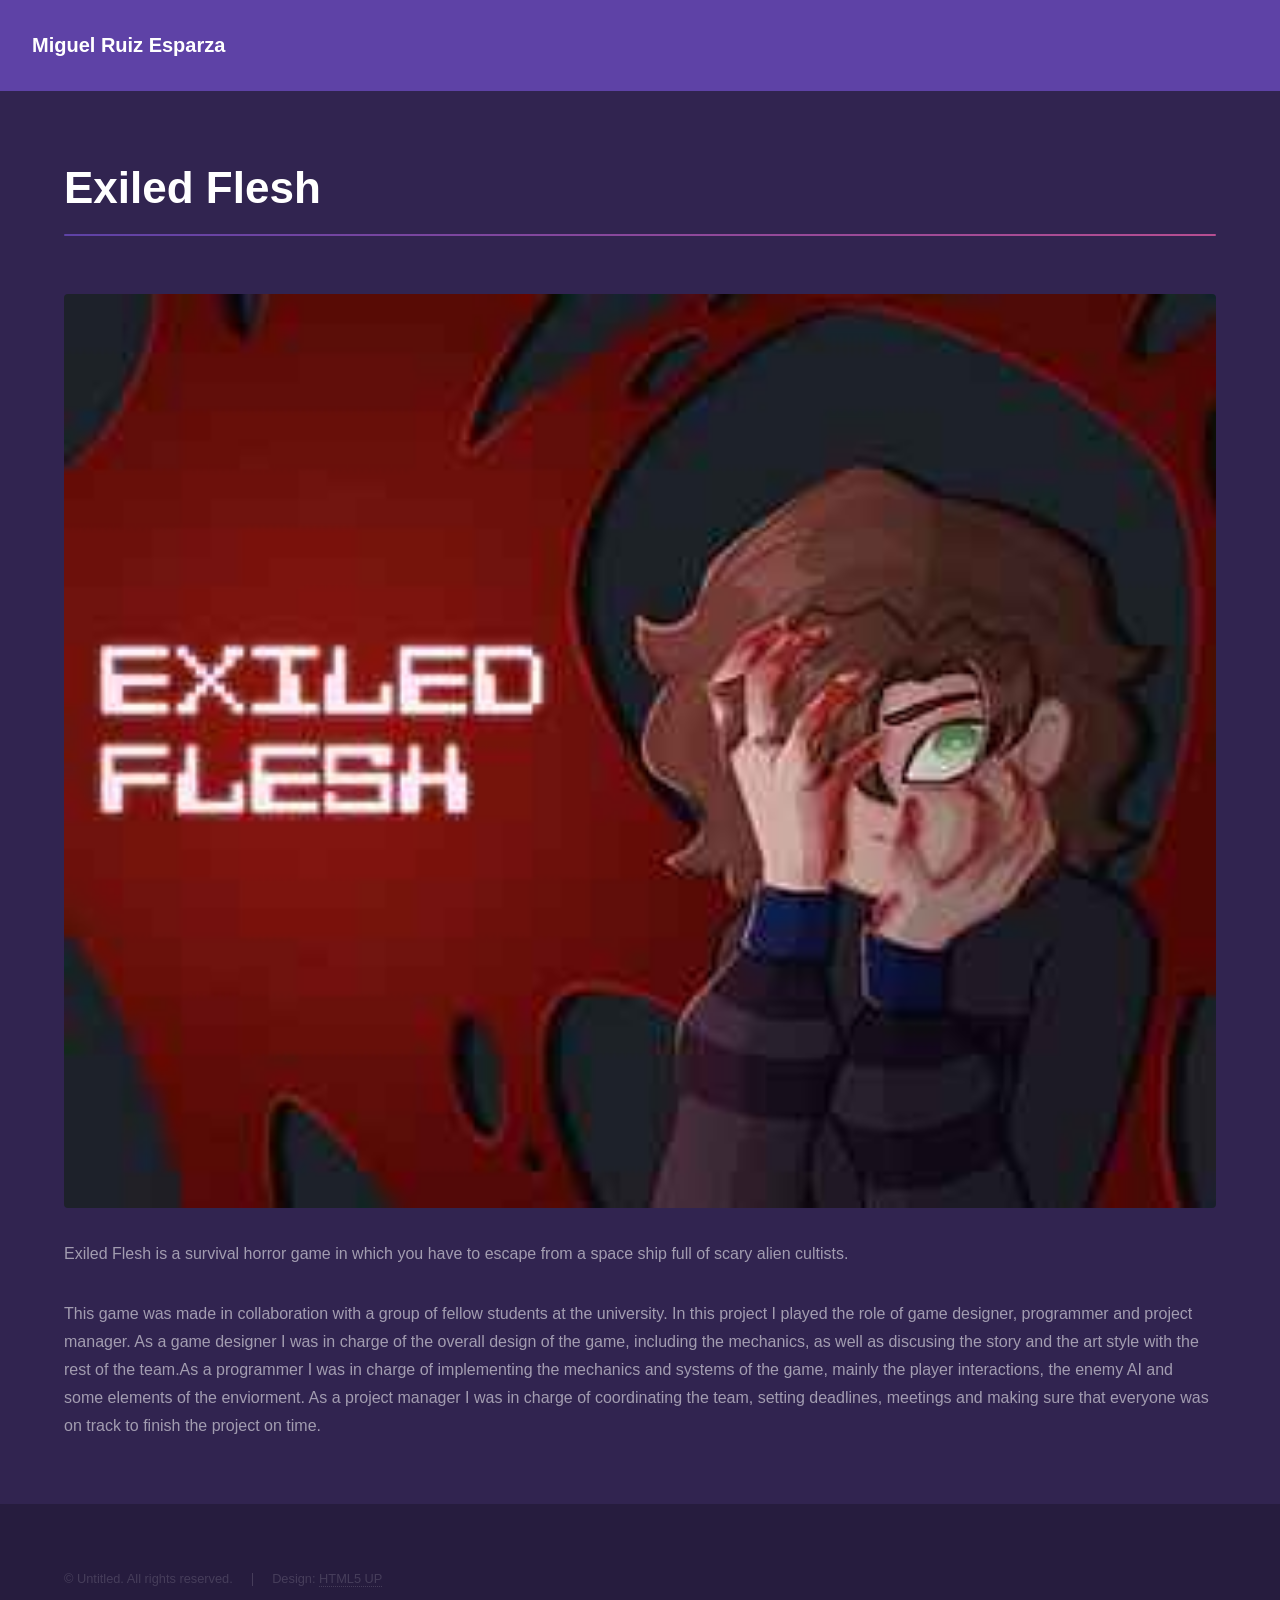
<file: ExiledFlesh.html>
<!DOCTYPE HTML>
<!--
	Hyperspace by HTML5 UP
	html5up.net | @ajlkn
	Free for personal and commercial use under the CCA 3.0 license (html5up.net/license)
-->
<html>
	<head>
		<title>Project: Exiled Flesh</title>
		<meta charset="utf-8" />
		<meta name="viewport" content="width=device-width, initial-scale=1, user-scalable=no" />
		<link rel="stylesheet" href="assets/css/main.css" />
		<noscript><link rel="stylesheet" href="assets/css/noscript.css" /></noscript>
	</head>
	<body class="is-preload">

		<!-- Header -->
			<header id="header">
				<a href="index.html" class="title">Miguel Ruiz Esparza </a>
			</header>

		<!-- Wrapper -->
			<div id="wrapper">

				<!-- Main -->
					<section id="main" class="wrapper">
						<div class="inner">
							<h1 class="major">Exiled Flesh</h1>
							<span class="image fit"><img src="images/exiled-flesh.jpg" alt="Exiled Flesh project" /></span>
							<p>Exiled Flesh is a survival horror game in which you have to escape from a space ship full of scary alien cultists.</p>
							<p>This game was made in collaboration with a group of fellow students at the university. In this project I played the role of game designer, programmer
								and project manager. As a game designer I was in charge of the overall design of the game, including the mechanics, as well as 
								discusing the story and the art style with the rest of the team.As a programmer I was in charge of implementing the mechanics 
								and systems of the game, mainly the player interactions, the enemy AI and some elements of the enviorment. 
								As a project manager I was in charge of coordinating the team, setting deadlines, meetings and making sure that everyone was on track 
								to finish the project on time.
							</p>
						</div>
					</section>
			</div>

		<!-- Footer -->
			<footer id="footer" class="wrapper alt">
				<div class="inner">
					<ul class="menu">
						<li>&copy; Untitled. All rights reserved.</li><li>Design: <a href="http://html5up.net">HTML5 UP</a></li>
					</ul>
				</div>
			</footer>

		<!-- Scripts -->
			<script src="assets/js/jquery.min.js"></script>
			<script src="assets/js/jquery.scrollex.min.js"></script>
			<script src="assets/js/jquery.scrolly.min.js"></script>
			<script src="assets/js/browser.min.js"></script>
			<script src="assets/js/breakpoints.min.js"></script>
			<script src="assets/js/util.js"></script>
			<script src="assets/js/main.js"></script>

	</body>
</html>
</file>
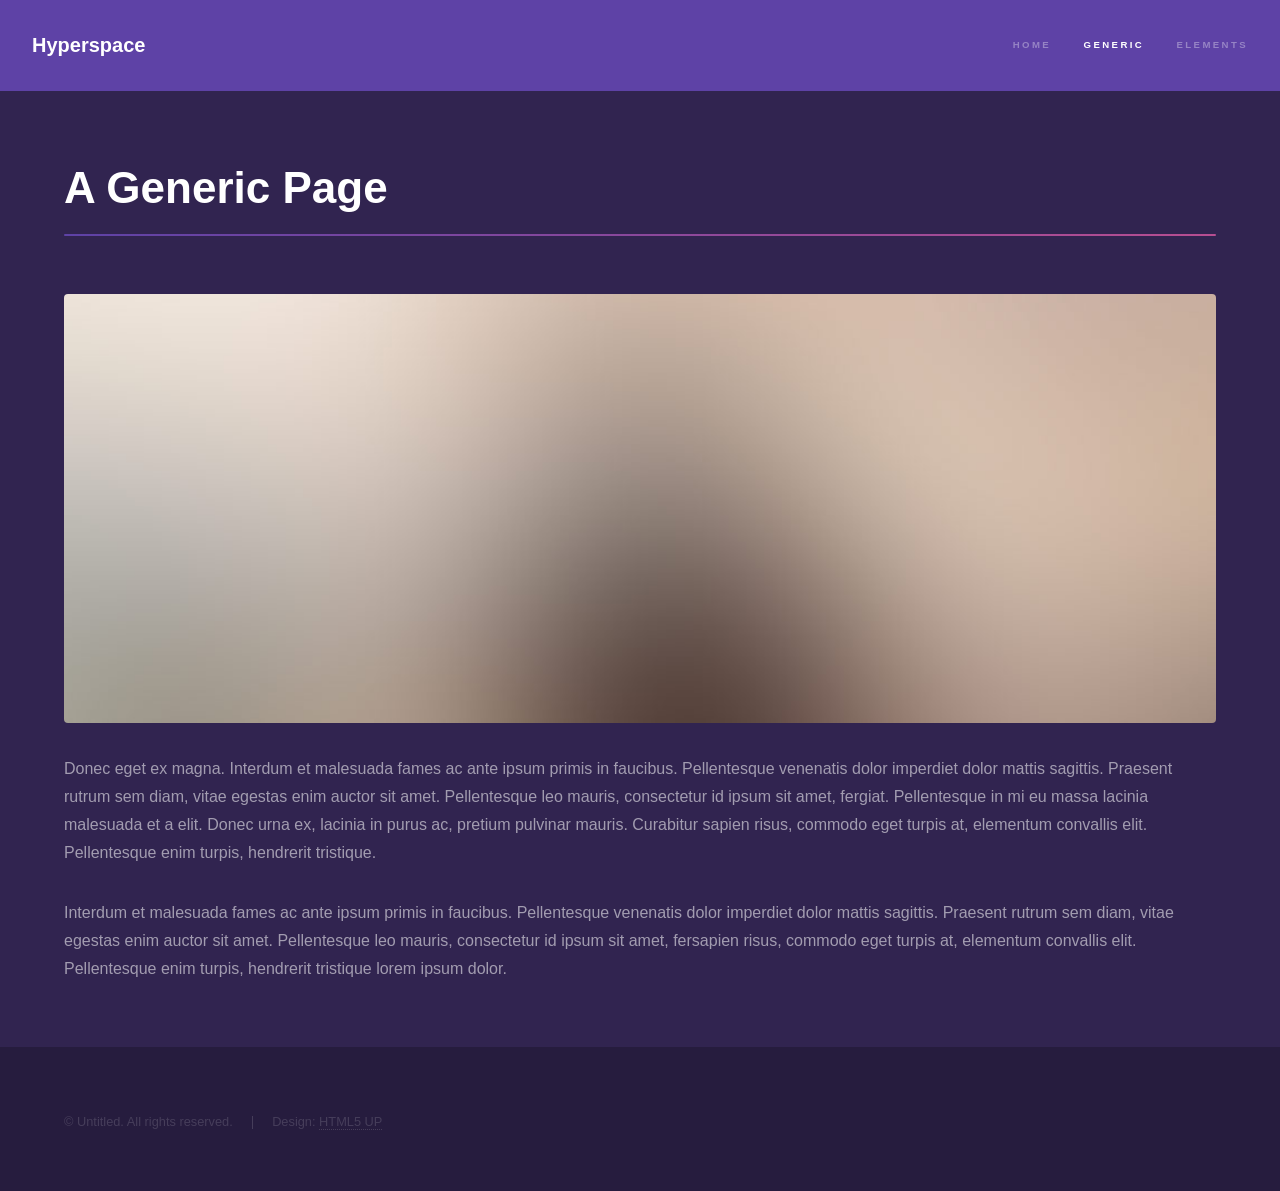
<file: generic.html>
<!DOCTYPE HTML>
<!--
	Hyperspace by HTML5 UP
	html5up.net | @ajlkn
	Free for personal and commercial use under the CCA 3.0 license (html5up.net/license)
-->
<html>
	<head>
		<title>Generic - Hyperspace by HTML5 UP</title>
		<meta charset="utf-8" />
		<meta name="viewport" content="width=device-width, initial-scale=1, user-scalable=no" />
		<link rel="stylesheet" href="assets/css/main.css" />
		<noscript><link rel="stylesheet" href="assets/css/noscript.css" /></noscript>
	</head>
	<body class="is-preload">

		<!-- Header -->
			<header id="header">
				<a href="index.html" class="title">Hyperspace</a>
				<nav>
					<ul>
						<li><a href="index.html">Home</a></li>
						<li><a href="generic.html" class="active">Generic</a></li>
						<li><a href="elements.html">Elements</a></li>
					</ul>
				</nav>
			</header>

		<!-- Wrapper -->
			<div id="wrapper">

				<!-- Main -->
					<section id="main" class="wrapper">
						<div class="inner">
							<h1 class="major">A Generic Page</h1>
							<span class="image fit"><img src="images/pic04.jpg" alt="" /></span>
							<p>Donec eget ex magna. Interdum et malesuada fames ac ante ipsum primis in faucibus. Pellentesque venenatis dolor imperdiet dolor mattis sagittis. Praesent rutrum sem diam, vitae egestas enim auctor sit amet. Pellentesque leo mauris, consectetur id ipsum sit amet, fergiat. Pellentesque in mi eu massa lacinia malesuada et a elit. Donec urna ex, lacinia in purus ac, pretium pulvinar mauris. Curabitur sapien risus, commodo eget turpis at, elementum convallis elit. Pellentesque enim turpis, hendrerit tristique.</p>
							<p>Interdum et malesuada fames ac ante ipsum primis in faucibus. Pellentesque venenatis dolor imperdiet dolor mattis sagittis. Praesent rutrum sem diam, vitae egestas enim auctor sit amet. Pellentesque leo mauris, consectetur id ipsum sit amet, fersapien risus, commodo eget turpis at, elementum convallis elit. Pellentesque enim turpis, hendrerit tristique lorem ipsum dolor.</p>
						</div>
					</section>

			</div>

		<!-- Footer -->
			<footer id="footer" class="wrapper alt">
				<div class="inner">
					<ul class="menu">
						<li>&copy; Untitled. All rights reserved.</li><li>Design: <a href="http://html5up.net">HTML5 UP</a></li>
					</ul>
				</div>
			</footer>

		<!-- Scripts -->
			<script src="assets/js/jquery.min.js"></script>
			<script src="assets/js/jquery.scrollex.min.js"></script>
			<script src="assets/js/jquery.scrolly.min.js"></script>
			<script src="assets/js/browser.min.js"></script>
			<script src="assets/js/breakpoints.min.js"></script>
			<script src="assets/js/util.js"></script>
			<script src="assets/js/main.js"></script>

	</body>
</html>
</file>
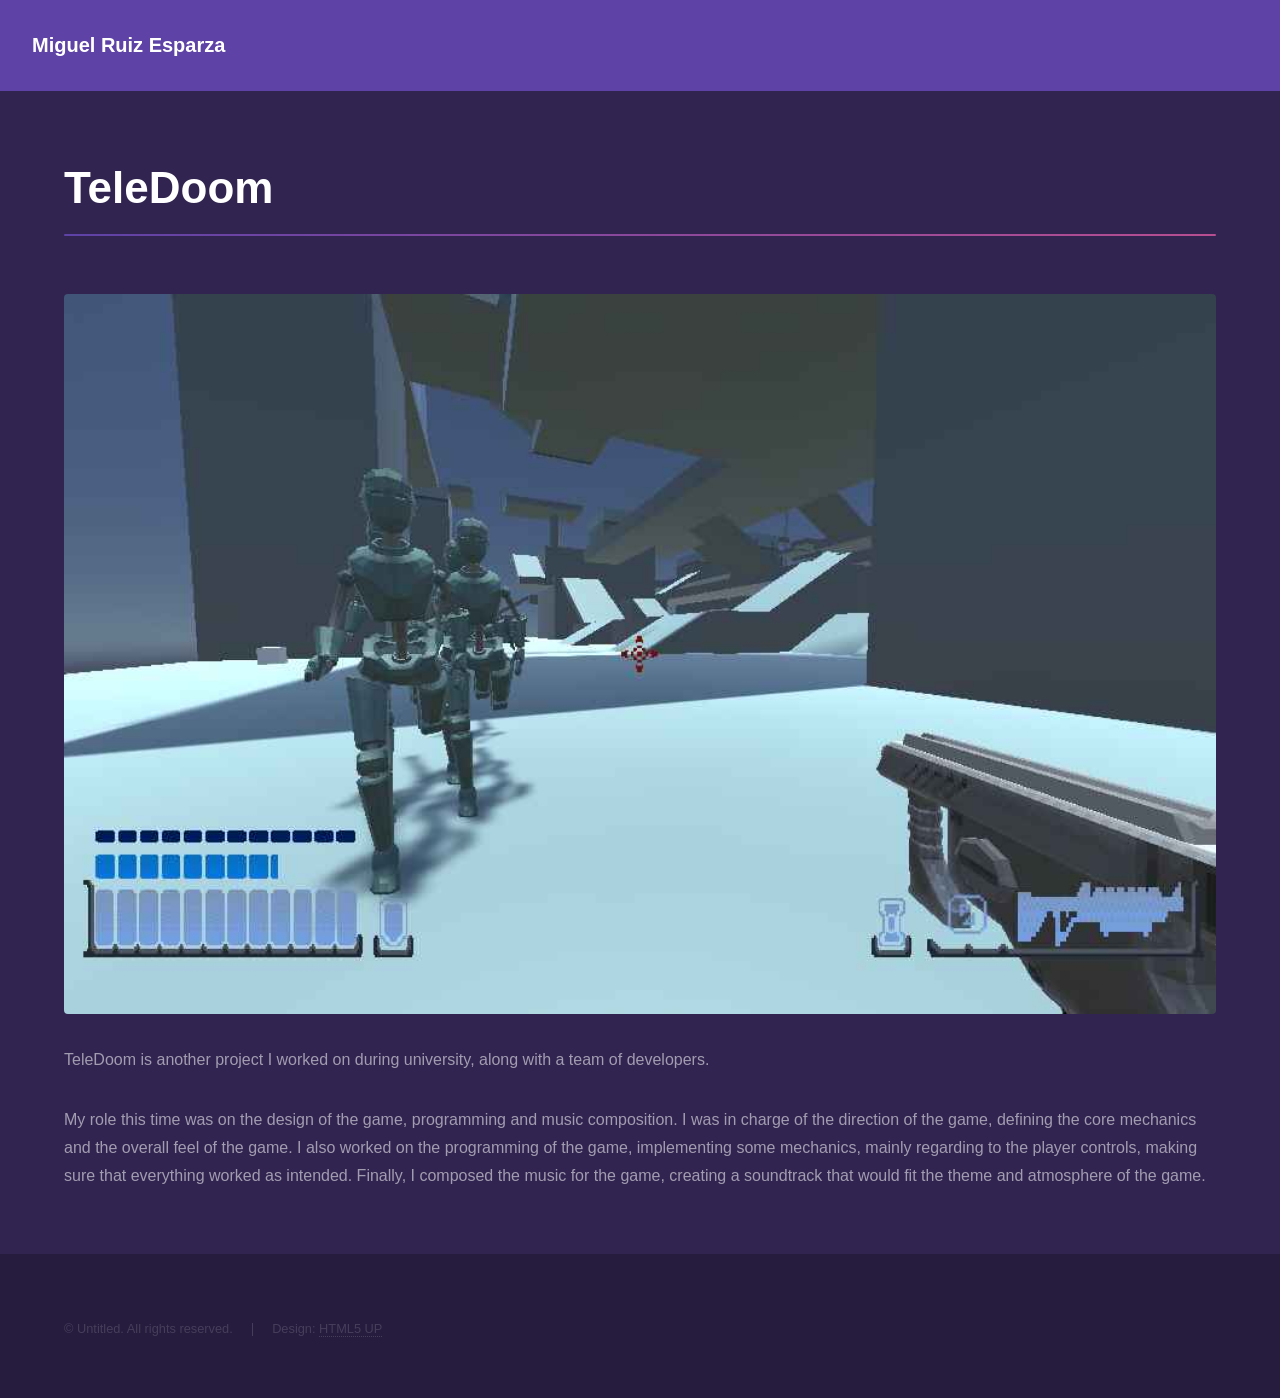
<file: TeleDoom.html>
<!DOCTYPE HTML>
<!--
	Hyperspace by HTML5 UP
	html5up.net | @ajlkn
	Free for personal and commercial use under the CCA 3.0 license (html5up.net/license)
-->
<html>
	<head>
		<title>TeleDoom</title>
		<meta charset="utf-8" />
		<meta name="viewport" content="width=device-width, initial-scale=1, user-scalable=no" />
		<link rel="stylesheet" href="assets/css/main.css" />
		<noscript><link rel="stylesheet" href="assets/css/noscript.css" /></noscript>
	</head>
	<body class="is-preload">

		<!-- Header -->
			<header id="header">
				<a href="index.html" class="title">Miguel Ruiz Esparza </a>
			</header>

		<!-- Wrapper -->
			<div id="wrapper">

				<!-- Main -->
					<section id="main" class="wrapper">
						<div class="inner">
							<h1 class="major">TeleDoom</h1>
							<span class="image fit"><img src="images/Teledoom.jpg" alt="TeleDoom project" /></span>
							<p>TeleDoom is another project I worked on during university, along with a team of developers.</p>
							<p>My role this time was on the design of the game, programming and music composition. I was in charge of the direction of the game,
								defining the core mechanics and the overall feel of the game. I also worked on the programming of the game, implementing some mechanics, 
								mainly regarding to the player controls, making sure that everything worked as intended.
								Finally, I composed the music for the game, creating a soundtrack that would fit the theme and atmosphere of the game.
							</p>
						</div>
					</section>
			</div>

		<!-- Footer -->
			<footer id="footer" class="wrapper alt">
				<div class="inner">
					<ul class="menu">
						<li>&copy; Untitled. All rights reserved.</li><li>Design: <a href="http://html5up.net">HTML5 UP</a></li>
					</ul>
				</div>
			</footer>

		<!-- Scripts -->
			<script src="assets/js/jquery.min.js"></script>
			<script src="assets/js/jquery.scrollex.min.js"></script>
			<script src="assets/js/jquery.scrolly.min.js"></script>
			<script src="assets/js/browser.min.js"></script>
			<script src="assets/js/breakpoints.min.js"></script>
			<script src="assets/js/util.js"></script>
			<script src="assets/js/main.js"></script>

	</body>
</html>
</file>
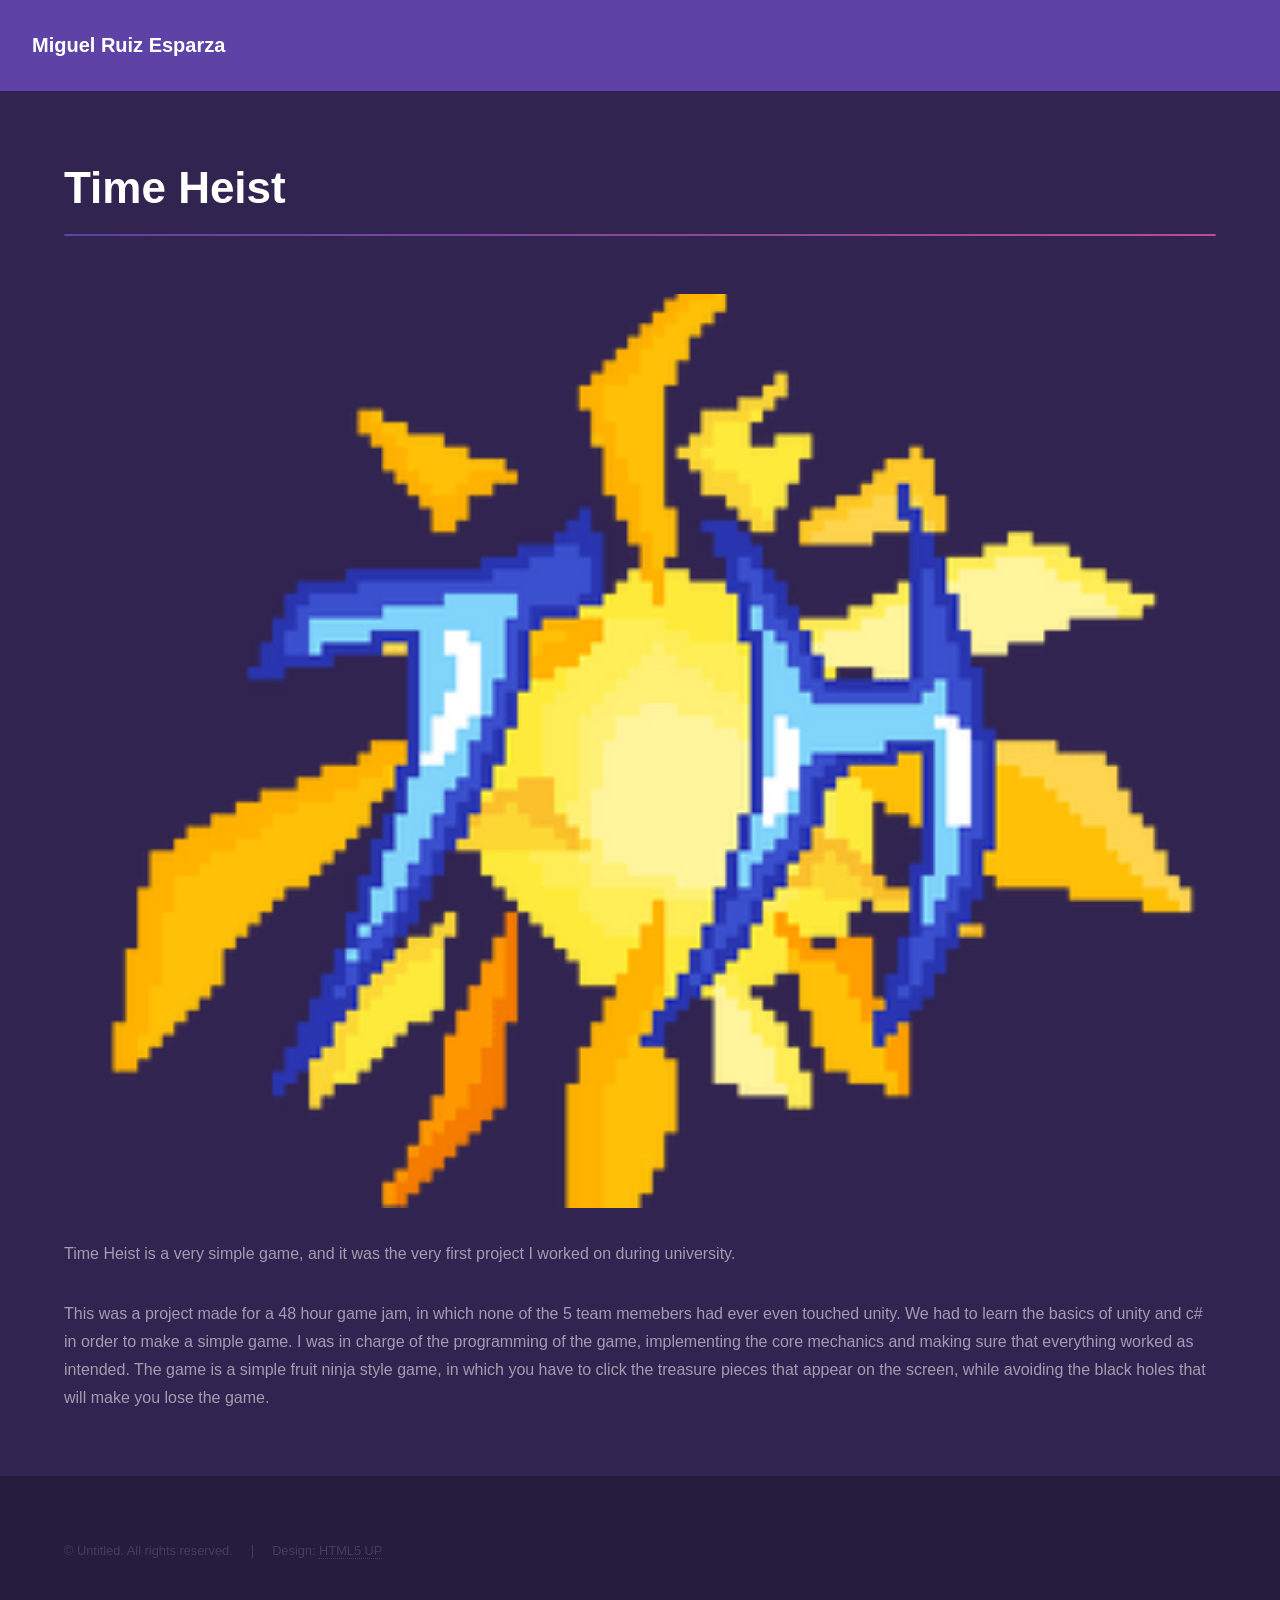
<file: TimeHeist.html>
<!DOCTYPE HTML>
<!--
	Hyperspace by HTML5 UP
	html5up.net | @ajlkn
	Free for personal and commercial use under the CCA 3.0 license (html5up.net/license)
-->
<html>
	<head>
		<title>TeleDoom</title>
		<meta charset="utf-8" />
		<meta name="viewport" content="width=device-width, initial-scale=1, user-scalable=no" />
		<link rel="stylesheet" href="assets/css/main.css" />
		<noscript><link rel="stylesheet" href="assets/css/noscript.css" /></noscript>
	</head>
	<body class="is-preload">

		<!-- Header -->
			<header id="header">
				<a href="index.html" class="title">Miguel Ruiz Esparza </a>
			</header>

		<!-- Wrapper -->
			<div id="wrapper">

				<!-- Main -->
					<section id="main" class="wrapper">
						<div class="inner">
							<h1 class="major">Time Heist</h1>
							<span class="image fit"><img src="images/TimeHeist.png" alt="Time Heist project" /></span>
							<p>Time Heist is a very simple game, and it was the very first project I worked on during university.</p>
							<p>This was a project made for a 48 hour game jam, in which none of the 5 team memebers had ever even touched unity.
								We had to learn the basics of unity and c# in order to make a simple game. I was in charge of the programming of the game, 
								implementing the core mechanics and making sure that everything worked as intended.
								The game is a simple fruit ninja style game, in which you have to click the treasure pieces that appear on the screen, 
								while avoiding the black holes that will make you lose the game.
							</p>
						</div>
					</section>
			</div>

		<!-- Footer -->
			<footer id="footer" class="wrapper alt">
				<div class="inner">
					<ul class="menu">
						<li>&copy; Untitled. All rights reserved.</li><li>Design: <a href="http://html5up.net">HTML5 UP</a></li>
					</ul>
				</div>
			</footer>

		<!-- Scripts -->
			<script src="assets/js/jquery.min.js"></script>
			<script src="assets/js/jquery.scrollex.min.js"></script>
			<script src="assets/js/jquery.scrolly.min.js"></script>
			<script src="assets/js/browser.min.js"></script>
			<script src="assets/js/breakpoints.min.js"></script>
			<script src="assets/js/util.js"></script>
			<script src="assets/js/main.js"></script>

	</body>
</html>
</file>
<file: assets/css/noscript.css>
/*
	Hyperspace by HTML5 UP
	html5up.net | @ajlkn
	Free for personal and commercial use under the CCA 3.0 license (html5up.net/license)
*/

/* Spotlights */

	.spotlights > section > .image:before {
		opacity: 0 !important;
	}

	.spotlights > section > .content > .inner {
		-moz-transform: none !important;
		-webkit-transform: none !important;
		-ms-transform: none !important;
		transform: none !important;
		opacity: 1 !important;
	}

/* Wrapper */

	.wrapper > .inner {
		opacity: 1 !important;
		-moz-transform: none !important;
		-webkit-transform: none !important;
		-ms-transform: none !important;
		transform: none !important;
	}

/* Sidebar */

	#sidebar > .inner {
		opacity: 1 !important;
	}

	#sidebar nav > ul > li {
		-moz-transform: none !important;
		-webkit-transform: none !important;
		-ms-transform: none !important;
		transform: none !important;
		opacity: 1 !important;
	}
</file>
<file: assets/css/main.css>
@import url(fontawesome-all.min.css);

/*
	Hyperspace by HTML5 UP
	html5up.net | @ajlkn
	Free for personal and commercial use under the CCA 3.0 license (html5up.net/license)
*/

html, body, div, span, applet, object,
iframe, h1, h2, h3, h4, h5, h6, p, blockquote,
pre, a, abbr, acronym, address, big, cite,
code, del, dfn, em, img, ins, kbd, q, s, samp,
small, strike, strong, sub, sup, tt, var, b,
u, i, center, dl, dt, dd, ol, ul, li, fieldset,
form, label, legend, table, caption, tbody,
tfoot, thead, tr, th, td, article, aside,
canvas, details, embed, figure, figcaption,
footer, header, hgroup, menu, nav, output, ruby,
section, summary, time, mark, audio, video {
	margin: 0;
	padding: 0;
	border: 0;
	font-size: 100%;
	font: inherit;
	vertical-align: baseline;}

article, aside, details, figcaption, figure,
footer, header, hgroup, menu, nav, section {
	display: block;}

body {
	line-height: 1;
}

ol, ul {
	list-style: none;
}

blockquote, q {
	quotes: none;
}

	blockquote:before, blockquote:after, q:before, q:after {
		content: '';
		content: none;
	}

table {
	border-collapse: collapse;
	border-spacing: 0;
}

body {
	-webkit-text-size-adjust: none;
}

mark {
	background-color: transparent;
	color: inherit;
}

input::-moz-focus-inner {
	border: 0;
	padding: 0;
}

input, select, textarea {
	-moz-appearance: none;
	-webkit-appearance: none;
	-ms-appearance: none;
	appearance: none;
}

/* Basic */

	@-ms-viewport {
		width: device-width;
	}

	body {
		-ms-overflow-style: scrollbar;
	}

	@media screen and (max-width: 480px) {

		html, body {
			min-width: 320px;
		}

	}

	html {
		box-sizing: border-box;
	}

	*, *:before, *:after {
		box-sizing: inherit;
	}

	body {
		background: #312450;
	}

		body.is-preload *, body.is-preload *:before, body.is-preload *:after {
			-moz-animation: none !important;
			-webkit-animation: none !important;
			-ms-animation: none !important;
			animation: none !important;
			-moz-transition: none !important;
			-webkit-transition: none !important;
			-ms-transition: none !important;
			transition: none !important;
		}

/* Type */

	body, input, select, textarea {
		color: rgba(255, 255, 255, 0.55);
		font-family: Arial, Helvetica, sans-serif;
		font-size: 16.5pt;
		font-weight: normal;
		line-height: 1.75;
	}

		@media screen and (max-width: 1680px) {

			body, input, select, textarea {
				font-size: 13pt;
			}

		}

		@media screen and (max-width: 1280px) {

			body, input, select, textarea {
				font-size: 12pt;
			}

		}

		@media screen and (max-width: 360px) {

			body, input, select, textarea {
				font-size: 11pt;
			}

		}

	a {
		-moz-transition: color 0.2s ease, border-bottom-color 0.2s ease;
		-webkit-transition: color 0.2s ease, border-bottom-color 0.2s ease;
		-ms-transition: color 0.2s ease, border-bottom-color 0.2s ease;
		transition: color 0.2s ease, border-bottom-color 0.2s ease;
		border-bottom: dotted 1px rgba(255, 255, 255, 0.35);
		color: inherit;
		text-decoration: none;
	}

		a:hover {
			border-bottom-color: transparent;
			color: #ffffff;
		}

	strong, b {
		color: #ffffff;
		font-weight: bold;
	}

	em, i {
		font-style: italic;
	}

	p {
		margin: 0 0 2em 0;
	}

	h1, h2, h3, h4, h5, h6 {
		color: #ffffff;
		font-weight: bold;
		line-height: 1.5;
		margin: 0 0 0.5em 0;
	}

		h1 a, h2 a, h3 a, h4 a, h5 a, h6 a {
			color: inherit;
			text-decoration: none;
		}

	h1 {
		font-size: 2.75em;
	}

		h1.major {
			margin: 0 0 1.3em 0;
			position: relative;
			padding-bottom: 0.35em;
		}

			h1.major:after {
				background-image: -moz-linear-gradient(to right, #5e42a6, #b74e91);
				background-image: -webkit-linear-gradient(to right, #5e42a6, #b74e91);
				background-image: -ms-linear-gradient(to right, #5e42a6, #b74e91);
				background-image: linear-gradient(to right, #5e42a6, #b74e91);
				-moz-transition: max-width 0.2s ease;
				-webkit-transition: max-width 0.2s ease;
				-ms-transition: max-width 0.2s ease;
				transition: max-width 0.2s ease;
				border-radius: 0.2em;
				bottom: 0;
				content: '';
				height: 0.05em;
				position: absolute;
				right: 0;
				width: 100%;
			}

	h2 {
		font-size: 1.75em;
	}

	h3 {
		font-size: 1.1em;
	}

	h4 {
		font-size: 1em;
	}

	h5 {
		font-size: 0.8em;
	}

	h6 {
		font-size: 0.6em;
	}

	@media screen and (max-width: 736px) {

		h1 {
			font-size: 2em;
		}

		h2 {
			font-size: 1.25em;
		}

		h3 {
			font-size: 1em;
		}

		h4 {
			font-size: 0.8em;
		}

		h5 {
			font-size: 0.6em;
		}

		h6 {
			font-size: 0.6em;
		}

	}

	sub {
		font-size: 0.8em;
		position: relative;
		top: 0.5em;
	}

	sup {
		font-size: 0.8em;
		position: relative;
		top: -0.5em;
	}

	blockquote {
		border-left: solid 4px rgba(255, 255, 255, 0.15);
		font-style: italic;
		margin: 0 0 2em 0;
		padding: 0.5em 0 0.5em 2em;
	}

	code {
		background: rgba(255, 255, 255, 0.05);
		border-radius: 0.25em;
		border: solid 1px rgba(255, 255, 255, 0.15);
		font-family: "Courier New", monospace;
		font-size: 0.9em;
		margin: 0 0.25em;
		padding: 0.25em 0.65em;
	}

	pre {
		-webkit-overflow-scrolling: touch;
		font-family: "Courier New", monospace;
		font-size: 0.9em;
		margin: 0 0 2em 0;
	}

		pre code {
			display: block;
			line-height: 1.75em;
			padding: 1em 1.5em;
			overflow-x: auto;
		}

	hr {
		border: 0;
		border-bottom: solid 1px rgba(255, 255, 255, 0.15);
		margin: 2em 0;
	}

		hr.major {
			margin: 3em 0;
		}

	.align-left {
		text-align: left;
	}

	.align-center {
		text-align: center;
	}

	.align-right {
		text-align: right;
	}

/* Row */

	.row {
		display: flex;
		flex-wrap: wrap;
		box-sizing: border-box;
		align-items: stretch;
	}

		.row > * {
			box-sizing: border-box;
		}

		.row.gtr-uniform > * > :last-child {
			margin-bottom: 0;
		}

		.row.aln-left {
			justify-content: flex-start;
		}

		.row.aln-center {
			justify-content: center;
		}

		.row.aln-right {
			justify-content: flex-end;
		}

		.row.aln-top {
			align-items: flex-start;
		}

		.row.aln-middle {
			align-items: center;
		}

		.row.aln-bottom {
			align-items: flex-end;
		}

		.row > .imp {
			order: -1;
		}

		.row > .col-1 {
			width: 8.33333%;
		}

		.row > .off-1 {
			margin-left: 8.33333%;
		}

		.row > .col-2 {
			width: 16.66667%;
		}

		.row > .off-2 {
			margin-left: 16.66667%;
		}

		.row > .col-3 {
			width: 25%;
		}

		.row > .off-3 {
			margin-left: 25%;
		}

		.row > .col-4 {
			width: 33.33333%;
		}

		.row > .off-4 {
			margin-left: 33.33333%;
		}

		.row > .col-5 {
			width: 41.66667%;
		}

		.row > .off-5 {
			margin-left: 41.66667%;
		}

		.row > .col-6 {
			width: 50%;
		}

		.row > .off-6 {
			margin-left: 50%;
		}

		.row > .col-7 {
			width: 58.33333%;
		}

		.row > .off-7 {
			margin-left: 58.33333%;
		}

		.row > .col-8 {
			width: 66.66667%;
		}

		.row > .off-8 {
			margin-left: 66.66667%;
		}

		.row > .col-9 {
			width: 75%;
		}

		.row > .off-9 {
			margin-left: 75%;
		}

		.row > .col-10 {
			width: 83.33333%;
		}

		.row > .off-10 {
			margin-left: 83.33333%;
		}

		.row > .col-11 {
			width: 91.66667%;
		}

		.row > .off-11 {
			margin-left: 91.66667%;
		}

		.row > .col-12 {
			width: 100%;
		}

		.row > .off-12 {
			margin-left: 100%;
		}

		.row.gtr-0 {
			margin-top: 0;
			margin-left: 0em;
		}

			.row.gtr-0 > * {
				padding: 0 0 0 0em;
			}

			.row.gtr-0.gtr-uniform {
				margin-top: 0em;
			}

				.row.gtr-0.gtr-uniform > * {
					padding-top: 0em;
				}

		.row.gtr-25 {
			margin-top: 0;
			margin-left: -0.375em;
		}

			.row.gtr-25 > * {
				padding: 0 0 0 0.375em;
			}

			.row.gtr-25.gtr-uniform {
				margin-top: -0.375em;
			}

				.row.gtr-25.gtr-uniform > * {
					padding-top: 0.375em;
				}

		.row.gtr-50 {
			margin-top: 0;
			margin-left: -0.75em;
		}

			.row.gtr-50 > * {
				padding: 0 0 0 0.75em;
			}

			.row.gtr-50.gtr-uniform {
				margin-top: -0.75em;
			}

				.row.gtr-50.gtr-uniform > * {
					padding-top: 0.75em;
				}

		.row {
			margin-top: 0;
			margin-left: -1.5em;
		}

			.row > * {
				padding: 0 0 0 1.5em;
			}

			.row.gtr-uniform {
				margin-top: -1.5em;
			}

				.row.gtr-uniform > * {
					padding-top: 1.5em;
				}

		.row.gtr-150 {
			margin-top: 0;
			margin-left: -2.25em;
		}

			.row.gtr-150 > * {
				padding: 0 0 0 2.25em;
			}

			.row.gtr-150.gtr-uniform {
				margin-top: -2.25em;
			}

				.row.gtr-150.gtr-uniform > * {
					padding-top: 2.25em;
				}

		.row.gtr-200 {
			margin-top: 0;
			margin-left: -3em;
		}

			.row.gtr-200 > * {
				padding: 0 0 0 3em;
			}

			.row.gtr-200.gtr-uniform {
				margin-top: -3em;
			}

				.row.gtr-200.gtr-uniform > * {
					padding-top: 3em;
				}

		@media screen and (max-width: 1680px) {

			.row {
				display: flex;
				flex-wrap: wrap;
				box-sizing: border-box;
				align-items: stretch;
			}

				.row > * {
					box-sizing: border-box;
				}

				.row.gtr-uniform > * > :last-child {
					margin-bottom: 0;
				}

				.row.aln-left {
					justify-content: flex-start;
				}

				.row.aln-center {
					justify-content: center;
				}

				.row.aln-right {
					justify-content: flex-end;
				}

				.row.aln-top {
					align-items: flex-start;
				}

				.row.aln-middle {
					align-items: center;
				}

				.row.aln-bottom {
					align-items: flex-end;
				}

				.row > .imp-xlarge {
					order: -1;
				}

				.row > .col-1-xlarge {
					width: 8.33333%;
				}

				.row > .off-1-xlarge {
					margin-left: 8.33333%;
				}

				.row > .col-2-xlarge {
					width: 16.66667%;
				}

				.row > .off-2-xlarge {
					margin-left: 16.66667%;
				}

				.row > .col-3-xlarge {
					width: 25%;
				}

				.row > .off-3-xlarge {
					margin-left: 25%;
				}

				.row > .col-4-xlarge {
					width: 33.33333%;
				}

				.row > .off-4-xlarge {
					margin-left: 33.33333%;
				}

				.row > .col-5-xlarge {
					width: 41.66667%;
				}

				.row > .off-5-xlarge {
					margin-left: 41.66667%;
				}

				.row > .col-6-xlarge {
					width: 50%;
				}

				.row > .off-6-xlarge {
					margin-left: 50%;
				}

				.row > .col-7-xlarge {
					width: 58.33333%;
				}

				.row > .off-7-xlarge {
					margin-left: 58.33333%;
				}

				.row > .col-8-xlarge {
					width: 66.66667%;
				}

				.row > .off-8-xlarge {
					margin-left: 66.66667%;
				}

				.row > .col-9-xlarge {
					width: 75%;
				}

				.row > .off-9-xlarge {
					margin-left: 75%;
				}

				.row > .col-10-xlarge {
					width: 83.33333%;
				}

				.row > .off-10-xlarge {
					margin-left: 83.33333%;
				}

				.row > .col-11-xlarge {
					width: 91.66667%;
				}

				.row > .off-11-xlarge {
					margin-left: 91.66667%;
				}

				.row > .col-12-xlarge {
					width: 100%;
				}

				.row > .off-12-xlarge {
					margin-left: 100%;
				}

				.row.gtr-0 {
					margin-top: 0;
					margin-left: 0em;
				}

					.row.gtr-0 > * {
						padding: 0 0 0 0em;
					}

					.row.gtr-0.gtr-uniform {
						margin-top: 0em;
					}

						.row.gtr-0.gtr-uniform > * {
							padding-top: 0em;
						}

				.row.gtr-25 {
					margin-top: 0;
					margin-left: -0.375em;
				}

					.row.gtr-25 > * {
						padding: 0 0 0 0.375em;
					}

					.row.gtr-25.gtr-uniform {
						margin-top: -0.375em;
					}

						.row.gtr-25.gtr-uniform > * {
							padding-top: 0.375em;
						}

				.row.gtr-50 {
					margin-top: 0;
					margin-left: -0.75em;
				}

					.row.gtr-50 > * {
						padding: 0 0 0 0.75em;
					}

					.row.gtr-50.gtr-uniform {
						margin-top: -0.75em;
					}

						.row.gtr-50.gtr-uniform > * {
							padding-top: 0.75em;
						}

				.row {
					margin-top: 0;
					margin-left: -1.5em;
				}

					.row > * {
						padding: 0 0 0 1.5em;
					}

					.row.gtr-uniform {
						margin-top: -1.5em;
					}

						.row.gtr-uniform > * {
							padding-top: 1.5em;
						}

				.row.gtr-150 {
					margin-top: 0;
					margin-left: -2.25em;
				}

					.row.gtr-150 > * {
						padding: 0 0 0 2.25em;
					}

					.row.gtr-150.gtr-uniform {
						margin-top: -2.25em;
					}

						.row.gtr-150.gtr-uniform > * {
							padding-top: 2.25em;
						}

				.row.gtr-200 {
					margin-top: 0;
					margin-left: -3em;
				}

					.row.gtr-200 > * {
						padding: 0 0 0 3em;
					}

					.row.gtr-200.gtr-uniform {
						margin-top: -3em;
					}

						.row.gtr-200.gtr-uniform > * {
							padding-top: 3em;
						}

		}

		@media screen and (max-width: 1280px) {

			.row {
				display: flex;
				flex-wrap: wrap;
				box-sizing: border-box;
				align-items: stretch;
			}

				.row > * {
					box-sizing: border-box;
				}

				.row.gtr-uniform > * > :last-child {
					margin-bottom: 0;
				}

				.row.aln-left {
					justify-content: flex-start;
				}

				.row.aln-center {
					justify-content: center;
				}

				.row.aln-right {
					justify-content: flex-end;
				}

				.row.aln-top {
					align-items: flex-start;
				}

				.row.aln-middle {
					align-items: center;
				}

				.row.aln-bottom {
					align-items: flex-end;
				}

				.row > .imp-large {
					order: -1;
				}

				.row > .col-1-large {
					width: 8.33333%;
				}

				.row > .off-1-large {
					margin-left: 8.33333%;
				}

				.row > .col-2-large {
					width: 16.66667%;
				}

				.row > .off-2-large {
					margin-left: 16.66667%;
				}

				.row > .col-3-large {
					width: 25%;
				}

				.row > .off-3-large {
					margin-left: 25%;
				}

				.row > .col-4-large {
					width: 33.33333%;
				}

				.row > .off-4-large {
					margin-left: 33.33333%;
				}

				.row > .col-5-large {
					width: 41.66667%;
				}

				.row > .off-5-large {
					margin-left: 41.66667%;
				}

				.row > .col-6-large {
					width: 50%;
				}

				.row > .off-6-large {
					margin-left: 50%;
				}

				.row > .col-7-large {
					width: 58.33333%;
				}

				.row > .off-7-large {
					margin-left: 58.33333%;
				}

				.row > .col-8-large {
					width: 66.66667%;
				}

				.row > .off-8-large {
					margin-left: 66.66667%;
				}

				.row > .col-9-large {
					width: 75%;
				}

				.row > .off-9-large {
					margin-left: 75%;
				}

				.row > .col-10-large {
					width: 83.33333%;
				}

				.row > .off-10-large {
					margin-left: 83.33333%;
				}

				.row > .col-11-large {
					width: 91.66667%;
				}

				.row > .off-11-large {
					margin-left: 91.66667%;
				}

				.row > .col-12-large {
					width: 100%;
				}

				.row > .off-12-large {
					margin-left: 100%;
				}

				.row.gtr-0 {
					margin-top: 0;
					margin-left: 0em;
				}

					.row.gtr-0 > * {
						padding: 0 0 0 0em;
					}

					.row.gtr-0.gtr-uniform {
						margin-top: 0em;
					}

						.row.gtr-0.gtr-uniform > * {
							padding-top: 0em;
						}

				.row.gtr-25 {
					margin-top: 0;
					margin-left: -0.375em;
				}

					.row.gtr-25 > * {
						padding: 0 0 0 0.375em;
					}

					.row.gtr-25.gtr-uniform {
						margin-top: -0.375em;
					}

						.row.gtr-25.gtr-uniform > * {
							padding-top: 0.375em;
						}

				.row.gtr-50 {
					margin-top: 0;
					margin-left: -0.75em;
				}

					.row.gtr-50 > * {
						padding: 0 0 0 0.75em;
					}

					.row.gtr-50.gtr-uniform {
						margin-top: -0.75em;
					}

						.row.gtr-50.gtr-uniform > * {
							padding-top: 0.75em;
						}

				.row {
					margin-top: 0;
					margin-left: -1.5em;
				}

					.row > * {
						padding: 0 0 0 1.5em;
					}

					.row.gtr-uniform {
						margin-top: -1.5em;
					}

						.row.gtr-uniform > * {
							padding-top: 1.5em;
						}

				.row.gtr-150 {
					margin-top: 0;
					margin-left: -2.25em;
				}

					.row.gtr-150 > * {
						padding: 0 0 0 2.25em;
					}

					.row.gtr-150.gtr-uniform {
						margin-top: -2.25em;
					}

						.row.gtr-150.gtr-uniform > * {
							padding-top: 2.25em;
						}

				.row.gtr-200 {
					margin-top: 0;
					margin-left: -3em;
				}

					.row.gtr-200 > * {
						padding: 0 0 0 3em;
					}

					.row.gtr-200.gtr-uniform {
						margin-top: -3em;
					}

						.row.gtr-200.gtr-uniform > * {
							padding-top: 3em;
						}

		}

		@media screen and (max-width: 980px) {

			.row {
				display: flex;
				flex-wrap: wrap;
				box-sizing: border-box;
				align-items: stretch;
			}

				.row > * {
					box-sizing: border-box;
				}

				.row.gtr-uniform > * > :last-child {
					margin-bottom: 0;
				}

				.row.aln-left {
					justify-content: flex-start;
				}

				.row.aln-center {
					justify-content: center;
				}

				.row.aln-right {
					justify-content: flex-end;
				}

				.row.aln-top {
					align-items: flex-start;
				}

				.row.aln-middle {
					align-items: center;
				}

				.row.aln-bottom {
					align-items: flex-end;
				}

				.row > .imp-medium {
					order: -1;
				}

				.row > .col-1-medium {
					width: 8.33333%;
				}

				.row > .off-1-medium {
					margin-left: 8.33333%;
				}

				.row > .col-2-medium {
					width: 16.66667%;
				}

				.row > .off-2-medium {
					margin-left: 16.66667%;
				}

				.row > .col-3-medium {
					width: 25%;
				}

				.row > .off-3-medium {
					margin-left: 25%;
				}

				.row > .col-4-medium {
					width: 33.33333%;
				}

				.row > .off-4-medium {
					margin-left: 33.33333%;
				}

				.row > .col-5-medium {
					width: 41.66667%;
				}

				.row > .off-5-medium {
					margin-left: 41.66667%;
				}

				.row > .col-6-medium {
					width: 50%;
				}

				.row > .off-6-medium {
					margin-left: 50%;
				}

				.row > .col-7-medium {
					width: 58.33333%;
				}

				.row > .off-7-medium {
					margin-left: 58.33333%;
				}

				.row > .col-8-medium {
					width: 66.66667%;
				}

				.row > .off-8-medium {
					margin-left: 66.66667%;
				}

				.row > .col-9-medium {
					width: 75%;
				}

				.row > .off-9-medium {
					margin-left: 75%;
				}

				.row > .col-10-medium {
					width: 83.33333%;
				}

				.row > .off-10-medium {
					margin-left: 83.33333%;
				}

				.row > .col-11-medium {
					width: 91.66667%;
				}

				.row > .off-11-medium {
					margin-left: 91.66667%;
				}

				.row > .col-12-medium {
					width: 100%;
				}

				.row > .off-12-medium {
					margin-left: 100%;
				}

				.row.gtr-0 {
					margin-top: 0;
					margin-left: 0em;
				}

					.row.gtr-0 > * {
						padding: 0 0 0 0em;
					}

					.row.gtr-0.gtr-uniform {
						margin-top: 0em;
					}

						.row.gtr-0.gtr-uniform > * {
							padding-top: 0em;
						}

				.row.gtr-25 {
					margin-top: 0;
					margin-left: -0.375em;
				}

					.row.gtr-25 > * {
						padding: 0 0 0 0.375em;
					}

					.row.gtr-25.gtr-uniform {
						margin-top: -0.375em;
					}

						.row.gtr-25.gtr-uniform > * {
							padding-top: 0.375em;
						}

				.row.gtr-50 {
					margin-top: 0;
					margin-left: -0.75em;
				}

					.row.gtr-50 > * {
						padding: 0 0 0 0.75em;
					}

					.row.gtr-50.gtr-uniform {
						margin-top: -0.75em;
					}

						.row.gtr-50.gtr-uniform > * {
							padding-top: 0.75em;
						}

				.row {
					margin-top: 0;
					margin-left: -1.5em;
				}

					.row > * {
						padding: 0 0 0 1.5em;
					}

					.row.gtr-uniform {
						margin-top: -1.5em;
					}

						.row.gtr-uniform > * {
							padding-top: 1.5em;
						}

				.row.gtr-150 {
					margin-top: 0;
					margin-left: -2.25em;
				}

					.row.gtr-150 > * {
						padding: 0 0 0 2.25em;
					}

					.row.gtr-150.gtr-uniform {
						margin-top: -2.25em;
					}

						.row.gtr-150.gtr-uniform > * {
							padding-top: 2.25em;
						}

				.row.gtr-200 {
					margin-top: 0;
					margin-left: -3em;
				}

					.row.gtr-200 > * {
						padding: 0 0 0 3em;
					}

					.row.gtr-200.gtr-uniform {
						margin-top: -3em;
					}

						.row.gtr-200.gtr-uniform > * {
							padding-top: 3em;
						}

		}

		@media screen and (max-width: 736px) {

			.row {
				display: flex;
				flex-wrap: wrap;
				box-sizing: border-box;
				align-items: stretch;
			}

				.row > * {
					box-sizing: border-box;
				}

				.row.gtr-uniform > * > :last-child {
					margin-bottom: 0;
				}

				.row.aln-left {
					justify-content: flex-start;
				}

				.row.aln-center {
					justify-content: center;
				}

				.row.aln-right {
					justify-content: flex-end;
				}

				.row.aln-top {
					align-items: flex-start;
				}

				.row.aln-middle {
					align-items: center;
				}

				.row.aln-bottom {
					align-items: flex-end;
				}

				.row > .imp-small {
					order: -1;
				}

				.row > .col-1-small {
					width: 8.33333%;
				}

				.row > .off-1-small {
					margin-left: 8.33333%;
				}

				.row > .col-2-small {
					width: 16.66667%;
				}

				.row > .off-2-small {
					margin-left: 16.66667%;
				}

				.row > .col-3-small {
					width: 25%;
				}

				.row > .off-3-small {
					margin-left: 25%;
				}

				.row > .col-4-small {
					width: 33.33333%;
				}

				.row > .off-4-small {
					margin-left: 33.33333%;
				}

				.row > .col-5-small {
					width: 41.66667%;
				}

				.row > .off-5-small {
					margin-left: 41.66667%;
				}

				.row > .col-6-small {
					width: 50%;
				}

				.row > .off-6-small {
					margin-left: 50%;
				}

				.row > .col-7-small {
					width: 58.33333%;
				}

				.row > .off-7-small {
					margin-left: 58.33333%;
				}

				.row > .col-8-small {
					width: 66.66667%;
				}

				.row > .off-8-small {
					margin-left: 66.66667%;
				}

				.row > .col-9-small {
					width: 75%;
				}

				.row > .off-9-small {
					margin-left: 75%;
				}

				.row > .col-10-small {
					width: 83.33333%;
				}

				.row > .off-10-small {
					margin-left: 83.33333%;
				}

				.row > .col-11-small {
					width: 91.66667%;
				}

				.row > .off-11-small {
					margin-left: 91.66667%;
				}

				.row > .col-12-small {
					width: 100%;
				}

				.row > .off-12-small {
					margin-left: 100%;
				}

				.row.gtr-0 {
					margin-top: 0;
					margin-left: 0em;
				}

					.row.gtr-0 > * {
						padding: 0 0 0 0em;
					}

					.row.gtr-0.gtr-uniform {
						margin-top: 0em;
					}

						.row.gtr-0.gtr-uniform > * {
							padding-top: 0em;
						}

				.row.gtr-25 {
					margin-top: 0;
					margin-left: -0.375em;
				}

					.row.gtr-25 > * {
						padding: 0 0 0 0.375em;
					}

					.row.gtr-25.gtr-uniform {
						margin-top: -0.375em;
					}

						.row.gtr-25.gtr-uniform > * {
							padding-top: 0.375em;
						}

				.row.gtr-50 {
					margin-top: 0;
					margin-left: -0.75em;
				}

					.row.gtr-50 > * {
						padding: 0 0 0 0.75em;
					}

					.row.gtr-50.gtr-uniform {
						margin-top: -0.75em;
					}

						.row.gtr-50.gtr-uniform > * {
							padding-top: 0.75em;
						}

				.row {
					margin-top: 0;
					margin-left: -1.5em;
				}

					.row > * {
						padding: 0 0 0 1.5em;
					}

					.row.gtr-uniform {
						margin-top: -1.5em;
					}

						.row.gtr-uniform > * {
							padding-top: 1.5em;
						}

				.row.gtr-150 {
					margin-top: 0;
					margin-left: -2.25em;
				}

					.row.gtr-150 > * {
						padding: 0 0 0 2.25em;
					}

					.row.gtr-150.gtr-uniform {
						margin-top: -2.25em;
					}

						.row.gtr-150.gtr-uniform > * {
							padding-top: 2.25em;
						}

				.row.gtr-200 {
					margin-top: 0;
					margin-left: -3em;
				}

					.row.gtr-200 > * {
						padding: 0 0 0 3em;
					}

					.row.gtr-200.gtr-uniform {
						margin-top: -3em;
					}

						.row.gtr-200.gtr-uniform > * {
							padding-top: 3em;
						}

		}

		@media screen and (max-width: 480px) {

			.row {
				display: flex;
				flex-wrap: wrap;
				box-sizing: border-box;
				align-items: stretch;
			}

				.row > * {
					box-sizing: border-box;
				}

				.row.gtr-uniform > * > :last-child {
					margin-bottom: 0;
				}

				.row.aln-left {
					justify-content: flex-start;
				}

				.row.aln-center {
					justify-content: center;
				}

				.row.aln-right {
					justify-content: flex-end;
				}

				.row.aln-top {
					align-items: flex-start;
				}

				.row.aln-middle {
					align-items: center;
				}

				.row.aln-bottom {
					align-items: flex-end;
				}

				.row > .imp-xsmall {
					order: -1;
				}

				.row > .col-1-xsmall {
					width: 8.33333%;
				}

				.row > .off-1-xsmall {
					margin-left: 8.33333%;
				}

				.row > .col-2-xsmall {
					width: 16.66667%;
				}

				.row > .off-2-xsmall {
					margin-left: 16.66667%;
				}

				.row > .col-3-xsmall {
					width: 25%;
				}

				.row > .off-3-xsmall {
					margin-left: 25%;
				}

				.row > .col-4-xsmall {
					width: 33.33333%;
				}

				.row > .off-4-xsmall {
					margin-left: 33.33333%;
				}

				.row > .col-5-xsmall {
					width: 41.66667%;
				}

				.row > .off-5-xsmall {
					margin-left: 41.66667%;
				}

				.row > .col-6-xsmall {
					width: 50%;
				}

				.row > .off-6-xsmall {
					margin-left: 50%;
				}

				.row > .col-7-xsmall {
					width: 58.33333%;
				}

				.row > .off-7-xsmall {
					margin-left: 58.33333%;
				}

				.row > .col-8-xsmall {
					width: 66.66667%;
				}

				.row > .off-8-xsmall {
					margin-left: 66.66667%;
				}

				.row > .col-9-xsmall {
					width: 75%;
				}

				.row > .off-9-xsmall {
					margin-left: 75%;
				}

				.row > .col-10-xsmall {
					width: 83.33333%;
				}

				.row > .off-10-xsmall {
					margin-left: 83.33333%;
				}

				.row > .col-11-xsmall {
					width: 91.66667%;
				}

				.row > .off-11-xsmall {
					margin-left: 91.66667%;
				}

				.row > .col-12-xsmall {
					width: 100%;
				}

				.row > .off-12-xsmall {
					margin-left: 100%;
				}

				.row.gtr-0 {
					margin-top: 0;
					margin-left: 0em;
				}

					.row.gtr-0 > * {
						padding: 0 0 0 0em;
					}

					.row.gtr-0.gtr-uniform {
						margin-top: 0em;
					}

						.row.gtr-0.gtr-uniform > * {
							padding-top: 0em;
						}

				.row.gtr-25 {
					margin-top: 0;
					margin-left: -0.375em;
				}

					.row.gtr-25 > * {
						padding: 0 0 0 0.375em;
					}

					.row.gtr-25.gtr-uniform {
						margin-top: -0.375em;
					}

						.row.gtr-25.gtr-uniform > * {
							padding-top: 0.375em;
						}

				.row.gtr-50 {
					margin-top: 0;
					margin-left: -0.75em;
				}

					.row.gtr-50 > * {
						padding: 0 0 0 0.75em;
					}

					.row.gtr-50.gtr-uniform {
						margin-top: -0.75em;
					}

						.row.gtr-50.gtr-uniform > * {
							padding-top: 0.75em;
						}

				.row {
					margin-top: 0;
					margin-left: -1.5em;
				}

					.row > * {
						padding: 0 0 0 1.5em;
					}

					.row.gtr-uniform {
						margin-top: -1.5em;
					}

						.row.gtr-uniform > * {
							padding-top: 1.5em;
						}

				.row.gtr-150 {
					margin-top: 0;
					margin-left: -2.25em;
				}

					.row.gtr-150 > * {
						padding: 0 0 0 2.25em;
					}

					.row.gtr-150.gtr-uniform {
						margin-top: -2.25em;
					}

						.row.gtr-150.gtr-uniform > * {
							padding-top: 2.25em;
						}

				.row.gtr-200 {
					margin-top: 0;
					margin-left: -3em;
				}

					.row.gtr-200 > * {
						padding: 0 0 0 3em;
					}

					.row.gtr-200.gtr-uniform {
						margin-top: -3em;
					}

						.row.gtr-200.gtr-uniform > * {
							padding-top: 3em;
						}

		}

/* Box */

	.box {
		border-radius: 0.25em;
		border: solid 1px rgba(255, 255, 255, 0.15);
		margin-bottom: 2em;
		padding: 1.5em;
	}

		.box > :last-child,
		.box > :last-child > :last-child,
		.box > :last-child > :last-child > :last-child {
			margin-bottom: 0;
		}

		.box.alt {
			border: 0;
			border-radius: 0;
			padding: 0;
		}

/* Button */

	input[type="submit"],
	input[type="reset"],
	input[type="button"],
	button,
	.button {
		-moz-appearance: none;
		-webkit-appearance: none;
		-ms-appearance: none;
		appearance: none;
		-moz-transition: border-color 0.2s ease;
		-webkit-transition: border-color 0.2s ease;
		-ms-transition: border-color 0.2s ease;
		transition: border-color 0.2s ease;
		background-color: transparent;
		border: solid 1px !important;
		border-color: rgba(255, 255, 255, 0.15) !important;
		border-radius: 3em;
		color: #ffffff !important;
		cursor: pointer;
		display: inline-block;
		font-size: 0.6em;
		font-weight: bold;
		height: calc(4.75em + 2px);
		letter-spacing: 0.25em;
		line-height: 4.75em;
		outline: 0;
		padding: 0 3.75em;
		position: relative;
		text-align: center;
		text-decoration: none;
		text-transform: uppercase;
		white-space: nowrap;
	}

		input[type="submit"]:after,
		input[type="reset"]:after,
		input[type="button"]:after,
		button:after,
		.button:after {
			-moz-transform: scale(0.25);
			-webkit-transform: scale(0.25);
			-ms-transform: scale(0.25);
			transform: scale(0.25);
			pointer-events: none;
			-moz-transition: opacity 0.2s ease, -moz-transform 0.2s ease;
			-webkit-transition: opacity 0.2s ease, -webkit-transform 0.2s ease;
			-ms-transition: opacity 0.2s ease, -ms-transform 0.2s ease;
			transition: opacity 0.2s ease, transform 0.2s ease;
			background: #ffffff;
			border-radius: 3em;
			content: '';
			height: 100%;
			left: 0;
			opacity: 0;
			position: absolute;
			top: 0;
			width: 100%;
		}

		input[type="submit"].icon:before,
		input[type="reset"].icon:before,
		input[type="button"].icon:before,
		button.icon:before,
		.button.icon:before {
			margin-right: 0.75em;
		}

		input[type="submit"].fit,
		input[type="reset"].fit,
		input[type="button"].fit,
		button.fit,
		.button.fit {
			width: 100%;
		}

		input[type="submit"].small,
		input[type="reset"].small,
		input[type="button"].small,
		button.small,
		.button.small {
			font-size: 0.4em;
		}

		input[type="submit"].large,
		input[type="reset"].large,
		input[type="button"].large,
		button.large,
		.button.large {
			font-size: 0.8em;
		}

		input[type="submit"].primary,
		input[type="reset"].primary,
		input[type="button"].primary,
		button.primary,
		.button.primary {
			background-color: #ffffff;
			color: #312450 !important;
		}

			input[type="submit"].primary:after,
			input[type="reset"].primary:after,
			input[type="button"].primary:after,
			button.primary:after,
			.button.primary:after {
				display: none;
			}

		input[type="submit"].disabled, input[type="submit"]:disabled,
		input[type="reset"].disabled,
		input[type="reset"]:disabled,
		input[type="button"].disabled,
		input[type="button"]:disabled,
		button.disabled,
		button:disabled,
		.button.disabled,
		.button:disabled {
			cursor: default;
			opacity: 0.5;
			pointer-events: none;
		}

		input[type="submit"]:hover,
		input[type="reset"]:hover,
		input[type="button"]:hover,
		button:hover,
		.button:hover {
			border-color: rgba(255, 255, 255, 0.55) !important;
		}

			input[type="submit"]:hover:after,
			input[type="reset"]:hover:after,
			input[type="button"]:hover:after,
			button:hover:after,
			.button:hover:after {
				opacity: 0.05;
				-moz-transform: scale(1);
				-webkit-transform: scale(1);
				-ms-transform: scale(1);
				transform: scale(1);
			}

			input[type="submit"]:hover:active,
			input[type="reset"]:hover:active,
			input[type="button"]:hover:active,
			button:hover:active,
			.button:hover:active {
				border-color: #ffffff !important;
			}

				input[type="submit"]:hover:active:after,
				input[type="reset"]:hover:active:after,
				input[type="button"]:hover:active:after,
				button:hover:active:after,
				.button:hover:active:after {
					opacity: 0.1;
				}

/* Features */

	.features {
		display: -moz-flex;
		display: -webkit-flex;
		display: -ms-flex;
		display: flex;
		-moz-flex-wrap: wrap;
		-webkit-flex-wrap: wrap;
		-ms-flex-wrap: wrap;
		flex-wrap: wrap;
		border-radius: 0.25em;
		border: solid 1px rgba(255, 255, 255, 0.15);
		background: rgba(255, 255, 255, 0.05);
		margin: 0 0 2em 0;
	}

		.features section {
			padding: 3.5em 3em 1em 7em ;
			width: 50%;
			border-top: solid 1px rgba(255, 255, 255, 0.15);
			position: relative;
		}

		.features section .project-image {
			margin: 0 0 1.25em 0;
		}

		.features section .project-image img {
			display: block;
			width: 100%;
			height: auto;
			border-radius: 0.35em;
		}

			.features section:nth-child(-n + 2) {
				border-top-width: 0;
			}

			.features section:nth-child(2n) {
				border-left: solid 1px rgba(255, 255, 255, 0.15);
			}

			.features section .icon {
				-moz-transition: opacity 0.5s ease, -moz-transform 0.5s ease;
				-webkit-transition: opacity 0.5s ease, -webkit-transform 0.5s ease;
				-ms-transition: opacity 0.5s ease, -ms-transform 0.5s ease;
				transition: opacity 0.5s ease, transform 0.5s ease;
				-moz-transition-delay: 1s;
				-webkit-transition-delay: 1s;
				-ms-transition-delay: 1s;
				transition-delay: 1s;
				-moz-transform: scale(1);
				-webkit-transform: scale(1);
				-ms-transform: scale(1);
				transform: scale(1);
				position: absolute;
				left: 3em;
				top: 3em;
				opacity: 1;
			}

			.features section:nth-child(1) .icon {
				-moz-transition-delay: 0.15s;
				-webkit-transition-delay: 0.15s;
				-ms-transition-delay: 0.15s;
				transition-delay: 0.15s;
			}

			.features section:nth-child(2) .icon {
				-moz-transition-delay: 0.3s;
				-webkit-transition-delay: 0.3s;
				-ms-transition-delay: 0.3s;
				transition-delay: 0.3s;
			}

			.features section:nth-child(3) .icon {
				-moz-transition-delay: 0.45s;
				-webkit-transition-delay: 0.45s;
				-ms-transition-delay: 0.45s;
				transition-delay: 0.45s;
			}

			.features section:nth-child(4) .icon {
				-moz-transition-delay: 0.6s;
				-webkit-transition-delay: 0.6s;
				-ms-transition-delay: 0.6s;
				transition-delay: 0.6s;
			}

			.features section:nth-child(5) .icon {
				-moz-transition-delay: 0.75s;
				-webkit-transition-delay: 0.75s;
				-ms-transition-delay: 0.75s;
				transition-delay: 0.75s;
			}

			.features section:nth-child(6) .icon {
				-moz-transition-delay: 0.9s;
				-webkit-transition-delay: 0.9s;
				-ms-transition-delay: 0.9s;
				transition-delay: 0.9s;
			}

			.features section:nth-child(7) .icon {
				-moz-transition-delay: 1.05s;
				-webkit-transition-delay: 1.05s;
				-ms-transition-delay: 1.05s;
				transition-delay: 1.05s;
			}

			.features section:nth-child(8) .icon {
				-moz-transition-delay: 1.2s;
				-webkit-transition-delay: 1.2s;
				-ms-transition-delay: 1.2s;
				transition-delay: 1.2s;
			}

			.features section:nth-child(9) .icon {
				-moz-transition-delay: 1.35s;
				-webkit-transition-delay: 1.35s;
				-ms-transition-delay: 1.35s;
				transition-delay: 1.35s;
			}

			.features section:nth-child(10) .icon {
				-moz-transition-delay: 1.5s;
				-webkit-transition-delay: 1.5s;
				-ms-transition-delay: 1.5s;
				transition-delay: 1.5s;
			}

			.features section:nth-child(11) .icon {
				-moz-transition-delay: 1.65s;
				-webkit-transition-delay: 1.65s;
				-ms-transition-delay: 1.65s;
				transition-delay: 1.65s;
			}

			.features section:nth-child(12) .icon {
				-moz-transition-delay: 1.8s;
				-webkit-transition-delay: 1.8s;
				-ms-transition-delay: 1.8s;
				transition-delay: 1.8s;
			}

			.features section:nth-child(13) .icon {
				-moz-transition-delay: 1.95s;
				-webkit-transition-delay: 1.95s;
				-ms-transition-delay: 1.95s;
				transition-delay: 1.95s;
			}

			.features section:nth-child(14) .icon {
				-moz-transition-delay: 2.1s;
				-webkit-transition-delay: 2.1s;
				-ms-transition-delay: 2.1s;
				transition-delay: 2.1s;
			}

			.features section:nth-child(15) .icon {
				-moz-transition-delay: 2.25s;
				-webkit-transition-delay: 2.25s;
				-ms-transition-delay: 2.25s;
				transition-delay: 2.25s;
			}

			.features section:nth-child(16) .icon {
				-moz-transition-delay: 2.4s;
				-webkit-transition-delay: 2.4s;
				-ms-transition-delay: 2.4s;
				transition-delay: 2.4s;
			}

			.features section:nth-child(17) .icon {
				-moz-transition-delay: 2.55s;
				-webkit-transition-delay: 2.55s;
				-ms-transition-delay: 2.55s;
				transition-delay: 2.55s;
			}

			.features section:nth-child(18) .icon {
				-moz-transition-delay: 2.7s;
				-webkit-transition-delay: 2.7s;
				-ms-transition-delay: 2.7s;
				transition-delay: 2.7s;
			}

			.features section:nth-child(19) .icon {
				-moz-transition-delay: 2.85s;
				-webkit-transition-delay: 2.85s;
				-ms-transition-delay: 2.85s;
				transition-delay: 2.85s;
			}

			.features section:nth-child(20) .icon {
				-moz-transition-delay: 3s;
				-webkit-transition-delay: 3s;
				-ms-transition-delay: 3s;
				transition-delay: 3s;
			}

		.features.inactive section .icon {
			-moz-transform: scale(0.5);
			-webkit-transform: scale(0.5);
			-ms-transform: scale(0.5);
			transform: scale(0.5);
			opacity: 0;
		}

		@media screen and (max-width: 980px) {

			.features {
				display: block;
			}

				.features section {
					border-top-width: 1px !important;
					border-left-width: 0 !important;
					width: 100%;
				}

					.features section:first-child {
						border-top-width: 0 !important;
					}

		}

		@media screen and (max-width: 736px) {

			.features section {
				padding: 2.5em 1.5em 0.1em 5.5em ;
			}

				.features section .icon {
					left: 1.5em;
					top: 2em;
				}

		}

		@media screen and (max-width: 480px) {

			.features section {
				padding: 2em 1.5em 0.1em 1.5em ;
			}

				.features section .icon {
					left: 0;
					position: relative;
					top: 0;
				}

		}

/* Form */

	form {
		margin: 0 0 2em 0;
	}

		form > :last-child {
			margin-bottom: 0;
		}

		form > .fields {
			display: -moz-flex;
			display: -webkit-flex;
			display: -ms-flex;
			display: flex;
			-moz-flex-wrap: wrap;
			-webkit-flex-wrap: wrap;
			-ms-flex-wrap: wrap;
			flex-wrap: wrap;
			width: calc(100% + 3em);
			margin: -1.5em 0 2em -1.5em;
		}

			form > .fields > .field {
				-moz-flex-grow: 0;
				-webkit-flex-grow: 0;
				-ms-flex-grow: 0;
				flex-grow: 0;
				-moz-flex-shrink: 0;
				-webkit-flex-shrink: 0;
				-ms-flex-shrink: 0;
				flex-shrink: 0;
				padding: 1.5em 0 0 1.5em;
				width: calc(100% - 1.5em);
			}

				form > .fields > .field.half {
					width: calc(50% - 0.75em);
				}

				form > .fields > .field.third {
					width: calc(100%/3 - 0.5em);
				}

				form > .fields > .field.quarter {
					width: calc(25% - 0.375em);
				}

		@media screen and (max-width: 480px) {

			form > .fields {
				width: calc(100% + 3em);
				margin: -1.5em 0 2em -1.5em;
			}

				form > .fields > .field {
					padding: 1.5em 0 0 1.5em;
					width: calc(100% - 1.5em);
				}

					form > .fields > .field.half {
						width: calc(100% - 1.5em);
					}

					form > .fields > .field.third {
						width: calc(100% - 1.5em);
					}

					form > .fields > .field.quarter {
						width: calc(100% - 1.5em);
					}

		}

	label {
		color: #ffffff;
		font-weight: bold;
		line-height: 1.5;
		margin: 0 0 0.7em 0;
		display: block;
		font-size: 1.1em;
	}

	input[type="text"],
	input[type="password"],
	input[type="email"],
	input[type="tel"],
	select,
	textarea {
		-moz-appearance: none;
		-webkit-appearance: none;
		-ms-appearance: none;
		appearance: none;
		background: rgba(255, 255, 255, 0.05);
		border-radius: 0.25em;
		border: none;
		border: solid 1px rgba(255, 255, 255, 0.15);
		color: inherit;
		display: block;
		outline: 0;
		padding: 0 1em;
		text-decoration: none;
		width: 100%;
	}

		input[type="text"]:invalid,
		input[type="password"]:invalid,
		input[type="email"]:invalid,
		input[type="tel"]:invalid,
		select:invalid,
		textarea:invalid {
			box-shadow: none;
		}

		input[type="text"]:focus,
		input[type="password"]:focus,
		input[type="email"]:focus,
		input[type="tel"]:focus,
		select:focus,
		textarea:focus {
			border-color: #ffffff;
			box-shadow: 0 0 0 1px #ffffff;
		}

	select {
		background-image: url("data:image/svg+xml;charset=utf8,%3Csvg xmlns='http://www.w3.org/2000/svg' width='40' height='40' preserveAspectRatio='none' viewBox='0 0 40 40'%3E%3Cpath d='M9.4,12.3l10.4,10.4l10.4-10.4c0.2-0.2,0.5-0.4,0.9-0.4c0.3,0,0.6,0.1,0.9,0.4l3.3,3.3c0.2,0.2,0.4,0.5,0.4,0.9 c0,0.4-0.1,0.6-0.4,0.9L20.7,31.9c-0.2,0.2-0.5,0.4-0.9,0.4c-0.3,0-0.6-0.1-0.9-0.4L4.3,17.3c-0.2-0.2-0.4-0.5-0.4-0.9 c0-0.4,0.1-0.6,0.4-0.9l3.3-3.3c0.2-0.2,0.5-0.4,0.9-0.4S9.1,12.1,9.4,12.3z' fill='rgba(255, 255, 255, 0.15)' /%3E%3C/svg%3E");
		background-size: 1.25rem;
		background-repeat: no-repeat;
		background-position: calc(100% - 1rem) center;
		height: 2.75em;
		padding-right: 2.75em;
		text-overflow: ellipsis;
	}

		select option {
			color: #ffffff;
			background: #312450;
		}

		select:focus::-ms-value {
			background-color: transparent;
		}

		select::-ms-expand {
			display: none;
		}

	input[type="text"],
	input[type="password"],
	input[type="email"],
	select {
		height: 2.75em;
	}

	textarea {
		padding: 0.75em 1em;
	}

		body.is-ie textarea {
			min-height: 10em;
		}

	input[type="checkbox"],
	input[type="radio"] {
		-moz-appearance: none;
		-webkit-appearance: none;
		-ms-appearance: none;
		appearance: none;
		display: block;
		float: left;
		margin-right: -2em;
		opacity: 0;
		width: 1em;
		z-index: -1;
	}

		input[type="checkbox"] + label,
		input[type="radio"] + label {
			text-decoration: none;
			color: rgba(255, 255, 255, 0.55);
			cursor: pointer;
			display: inline-block;
			font-size: 1em;
			font-weight: normal;
			padding-left: 2.4em;
			padding-right: 0.75em;
			position: relative;
		}

			input[type="checkbox"] + label:before,
			input[type="radio"] + label:before {
				-moz-osx-font-smoothing: grayscale;
				-webkit-font-smoothing: antialiased;
				display: inline-block;
				font-style: normal;
				font-variant: normal;
				text-rendering: auto;
				line-height: 1;
				text-transform: none !important;
				font-family: 'Font Awesome 5 Free';
				font-weight: 900;
			}

			input[type="checkbox"] + label:before,
			input[type="radio"] + label:before {
				background: rgba(255, 255, 255, 0.05);
				border-radius: 0.25em;
				border: solid 1px rgba(255, 255, 255, 0.15);
				content: '';
				display: inline-block;
				font-size: 0.8em;
				height: 2.0625em;
				left: 0;
				line-height: 2.0625em;
				position: absolute;
				text-align: center;
				top: 0;
				width: 2.0625em;
			}

		input[type="checkbox"]:checked + label:before,
		input[type="radio"]:checked + label:before {
			background: #ffffff;
			border-color: #ffffff;
			color: #b74e91;
			content: '\f00c';
		}

		input[type="checkbox"]:focus + label:before,
		input[type="radio"]:focus + label:before {
			border-color: #ffffff;
			box-shadow: 0 0 0 1px #ffffff;
		}

	input[type="checkbox"] + label:before {
		border-radius: 0.25em;
	}

	input[type="radio"] + label:before {
		border-radius: 100%;
	}

	::-webkit-input-placeholder {
		color: rgba(255, 255, 255, 0.35) !important;
		opacity: 1.0;
	}

	:-moz-placeholder {
		color: rgba(255, 255, 255, 0.35) !important;
		opacity: 1.0;
	}

	::-moz-placeholder {
		color: rgba(255, 255, 255, 0.35) !important;
		opacity: 1.0;
	}

	:-ms-input-placeholder {
		color: rgba(255, 255, 255, 0.35) !important;
		opacity: 1.0;
	}

/* Icon */

	.icon {
		text-decoration: none;
		border-bottom: none;
		position: relative;
	}

		.icon:before {
			-moz-osx-font-smoothing: grayscale;
			-webkit-font-smoothing: antialiased;
			display: inline-block;
			font-style: normal;
			font-variant: normal;
			text-rendering: auto;
			line-height: 1;
			text-transform: none !important;
			font-family: 'Font Awesome 5 Free';
			font-weight: 400;
		}

		.icon > .label {
			display: none;
		}

		.icon:before {
			line-height: inherit;
		}

		.icon.solid:before {
			font-weight: 900;
		}

		.icon.brands:before {
			font-family: 'Font Awesome 5 Brands';
		}

		.icon.major {
			width: 2.5em;
			height: 2.5em;
			display: block;
			background: #ffffff;
			border-radius: 100%;
			color: #312450;
			text-align: center;
			line-height: 2.5em;
			margin: 0 0 1.3em 0;
		}

			.icon.major:before {
				font-size: 1.25em;
			}

				.wrapper.style1 .icon.major:before {
					color: #5e42a6;
				}

				.wrapper.style1-alt .icon.major:before {
					color: #493382;
				}

				.wrapper.style2 .icon.major:before {
					color: #5052b5;
				}

				.wrapper.style2-alt .icon.major:before {
					color: #3e4094;
				}

				.wrapper.style3 .icon.major:before {
					color: #b74e91;
				}

				.wrapper.style3-alt .icon.major:before {
					color: #953d75;
				}

/* Image */

	.image {
		border-radius: 0.25em;
		border: 0;
		display: inline-block;
		position: relative;
	}

		.image img {
			border-radius: 0.25em;
			display: block;
		}

		.image.left, .image.right {
			max-width: 40%;
		}

			.image.left img, .image.right img {
				width: 100%;
			}

		.image.left {
			float: left;
			margin: 0 1.5em 1em 0;
			top: 0.25em;
		}

		.image.right {
			float: right;
			margin: 0 0 1em 1.5em;
			top: 0.25em;
		}

		.image.fit {
			display: block;
			margin: 0 0 2em 0;
			width: 100%;
		}

			.image.fit img {
				width: 100%;
			}

		.image.main {
			display: block;
			margin: 0 0 3em 0;
			width: 100%;
		}

			.image.main img {
				width: 100%;
			}

/* List */

	ol {
		list-style: decimal;
		margin: 0 0 2em 0;
		padding-left: 1.25em;
	}

		ol li {
			padding-left: 0.25em;
		}

	ul {
		list-style: disc;
		margin: 0 0 2em 0;
		padding-left: 1em;
	}

		ul li {
			padding-left: 0.5em;
		}

		ul.alt {
			list-style: none;
			padding-left: 0;
		}

			ul.alt li {
				border-top: solid 1px rgba(255, 255, 255, 0.15);
				padding: 0.5em 0;
			}

				ul.alt li:first-child {
					border-top: 0;
					padding-top: 0;
				}

	dl {
		margin: 0 0 2em 0;
	}

		dl dt {
			display: block;
			font-weight: bold;
			margin: 0 0 1em 0;
		}

		dl dd {
			margin-left: 2em;
		}

/* Actions */

	ul.actions {
		display: -moz-flex;
		display: -webkit-flex;
		display: -ms-flex;
		display: flex;
		cursor: default;
		list-style: none;
		margin-left: -1em;
		padding-left: 0;
	}

		ul.actions li {
			padding: 0 0 0 1em;
			vertical-align: middle;
		}

		ul.actions.special {
			-moz-justify-content: center;
			-webkit-justify-content: center;
			-ms-justify-content: center;
			justify-content: center;
			width: 100%;
			margin-left: 0;
		}

			ul.actions.special li:first-child {
				padding-left: 0;
			}

		ul.actions.stacked {
			-moz-flex-direction: column;
			-webkit-flex-direction: column;
			-ms-flex-direction: column;
			flex-direction: column;
			margin-left: 0;
		}

			ul.actions.stacked li {
				padding: 1.3em 0 0 0;
			}

				ul.actions.stacked li:first-child {
					padding-top: 0;
				}

		ul.actions.fit {
			width: calc(100% + 1em);
		}

			ul.actions.fit li {
				-moz-flex-grow: 1;
				-webkit-flex-grow: 1;
				-ms-flex-grow: 1;
				flex-grow: 1;
				-moz-flex-shrink: 1;
				-webkit-flex-shrink: 1;
				-ms-flex-shrink: 1;
				flex-shrink: 1;
				width: 100%;
			}

				ul.actions.fit li > * {
					width: 100%;
				}

			ul.actions.fit.stacked {
				width: 100%;
			}

		@media screen and (max-width: 480px) {

			ul.actions:not(.fixed) {
				-moz-flex-direction: column;
				-webkit-flex-direction: column;
				-ms-flex-direction: column;
				flex-direction: column;
				margin-left: 0;
				width: 100% !important;
			}

				ul.actions:not(.fixed) li {
					-moz-flex-grow: 1;
					-webkit-flex-grow: 1;
					-ms-flex-grow: 1;
					flex-grow: 1;
					-moz-flex-shrink: 1;
					-webkit-flex-shrink: 1;
					-ms-flex-shrink: 1;
					flex-shrink: 1;
					padding: 1em 0 0 0;
					text-align: center;
					width: 100%;
				}

					ul.actions:not(.fixed) li > * {
						width: 100%;
					}

					ul.actions:not(.fixed) li:first-child {
						padding-top: 0;
					}

					ul.actions:not(.fixed) li input[type="submit"],
					ul.actions:not(.fixed) li input[type="reset"],
					ul.actions:not(.fixed) li input[type="button"],
					ul.actions:not(.fixed) li button,
					ul.actions:not(.fixed) li .button {
						width: 100%;
					}

						ul.actions:not(.fixed) li input[type="submit"].icon:before,
						ul.actions:not(.fixed) li input[type="reset"].icon:before,
						ul.actions:not(.fixed) li input[type="button"].icon:before,
						ul.actions:not(.fixed) li button.icon:before,
						ul.actions:not(.fixed) li .button.icon:before {
							margin-left: -0.5rem;
						}

		}

/* Contact */

	ul.contact {
		list-style: none;
		padding: 0;
	}

		ul.contact > li {
			padding: 0;
			margin: 1.5em 0 0 0;
		}

			ul.contact > li:first-child {
				margin-top: 0;
			}

/* Icons */

	ul.icons {
		cursor: default;
		list-style: none;
		padding-left: 0;
	}

		ul.icons li {
			display: inline-block;
			padding: 0 0.75em 0 0;
		}

			ul.icons li:last-child {
				padding-right: 0;
			}

			ul.icons li > a, ul.icons li > span {
				border: 0;
			}

				ul.icons li > a .label, ul.icons li > span .label {
					display: none;
				}

/* Menu */

	ul.menu {
		list-style: none;
		padding: 0;
	}

		ul.menu > li {
			border-left: solid 1px rgba(255, 255, 255, 0.15);
			display: inline-block;
			line-height: 1;
			margin-left: 1.5em;
			padding: 0 0 0 1.5em;
		}

			ul.menu > li:first-child {
				border-left: 0;
				margin: 0;
				padding-left: 0;
			}

		@media screen and (max-width: 480px) {

			ul.menu > li {
				border-left: 0;
				display: block;
				line-height: inherit;
				margin: 0.5em 0 0 0;
				padding-left: 0;
			}

		}

/* Section/Article */

	section.special, article.special {
		text-align: center;
	}

	header p {
		color: rgba(255, 255, 255, 0.35);
		position: relative;
		margin: 0 0 1.5em 0;
	}

	header h2 + p {
		font-size: 1.25em;
		margin-top: -1em;
		line-height: 1.5em;
	}

	header h3 + p {
		font-size: 1.1em;
		margin-top: -0.8em;
		line-height: 1.5em;
	}

	header h4 + p,
	header h5 + p,
	header h6 + p {
		font-size: 0.9em;
		margin-top: -0.6em;
		line-height: 1.5em;
	}

/* Split */

	.split {
		display: -moz-flex;
		display: -webkit-flex;
		display: -ms-flex;
		display: flex;
	}

		.split > * {
			width: calc(50% - 2.5em);
		}

		.split > :nth-child(2n - 1) {
			padding-right: 2.5em;
			border-right: solid 1px rgba(255, 255, 255, 0.15);
		}

		.split > :nth-child(2n) {
			padding-left: 2.5em;
		}

		.split.style1 > :nth-child(2n - 1) {
			width: calc(66.66666% - 2.5em);
		}

		.split.style1 > :nth-child(2n) {
			width: calc(33.33333% - 2.5em);
		}

		@media screen and (max-width: 1680px) {

			.split > * {
				width: calc(50% - 2em);
			}

			.split > :nth-child(2n - 1) {
				padding-right: 2em;
			}

			.split > :nth-child(2n) {
				padding-left: 2em;
			}

			.split.style1 > :nth-child(2n - 1) {
				width: calc(66.66666% - 2em);
			}

			.split.style1 > :nth-child(2n) {
				width: calc(33.33333% - 2em);
			}

		}

		@media screen and (max-width: 980px) {

			.split {
				display: block;
			}

				.split > * {
					border-top: solid 1px rgba(255, 255, 255, 0.15);
					margin: 4em 0 0 0;
					padding: 4em 0 0 0;
					width: 100% !important;
				}

				.split > :nth-child(2n - 1) {
					border-right: 0;
					padding-right: 0;
				}

				.split > :nth-child(2n) {
					padding-left: 0;
				}

				.split > :first-child {
					border-top: 0;
					margin-top: 0;
					padding-top: 0;
				}

		}

		@media screen and (max-width: 736px) {

			.split > * {
				margin: 3em 0 0 0;
				padding: 3em 0 0 0;
			}

		}

/* Spotlights */

	.spotlights > section {
		display: -moz-flex;
		display: -webkit-flex;
		display: -ms-flex;
		display: flex;
		-moz-flex-direction: row;
		-webkit-flex-direction: row;
		-ms-flex-direction: row;
		flex-direction: row;
		min-height: 22.5em;
	}

		body.is-ie .spotlights > section {
			min-height: 0;
		}

		.spotlights > section > .image {
			background-position: center center;
			background-size: cover;
			border-radius: 0;
			display: block;
			position: relative;
			width: 25em;
		}

			.spotlights > section > .image img {
				border-radius: 0;
				display: block;
			}

			.spotlights > section > .image:before {
				-moz-transition: opacity 1s ease;
				-webkit-transition: opacity 1s ease;
				-ms-transition: opacity 1s ease;
				transition: opacity 1s ease;
				background: rgba(49, 36, 80, 0.9);
				content: '';
				display: block;
				height: 100%;
				left: 0;
				opacity: 0;
				position: absolute;
				top: 0;
				width: 100%;
			}

		.spotlights > section > .content {
			padding: 4em 5em 2em 5em ;
			display: -moz-flex;
			display: -webkit-flex;
			display: -ms-flex;
			display: flex;
			-moz-flex-direction: column;
			-webkit-flex-direction: column;
			-ms-flex-direction: column;
			flex-direction: column;
			-moz-justify-content: center;
			-webkit-justify-content: center;
			-ms-justify-content: center;
			justify-content: center;
			width: 50em;
			-ms-flex: 1;
		}

			.spotlights > section > .content > .inner {
				-moz-transform: translateX(0) translateY(0);
				-webkit-transform: translateX(0) translateY(0);
				-ms-transform: translateX(0) translateY(0);
				transform: translateX(0) translateY(0);
				-moz-transition: opacity 1s ease, -moz-transform 1s ease;
				-webkit-transition: opacity 1s ease, -webkit-transform 1s ease;
				-ms-transition: opacity 1s ease, -ms-transform 1s ease;
				transition: opacity 1s ease, transform 1s ease;
				opacity: 1;
			}

		.spotlights > section:nth-child(2) {
			background-color: rgba(0, 0, 0, 0.05);
		}

		.spotlights > section:nth-child(3) {
			background-color: rgba(0, 0, 0, 0.1);
		}

		.spotlights > section.inactive > .image:before,
		body.is-preload .spotlights > section > .image:before {
			opacity: 1;
		}

		.spotlights > section.inactive > .content > .inner,
		body.is-preload .spotlights > section > .content > .inner {
			-moz-transform: translateX(-1em);
			-webkit-transform: translateX(-1em);
			-ms-transform: translateX(-1em);
			transform: translateX(-1em);
			opacity: 0;
		}

		@media screen and (max-width: 1680px) {

			.spotlights > section > .content {
				padding: 4em 4em 2em 4em ;
			}

		}

		@media screen and (max-width: 980px) {

			.spotlights > section {
				display: block;
			}

				.spotlights > section > .image {
					width: 100%;
					height: 50vh;
				}

				.spotlights > section > .content {
					width: 100%;
				}

				.spotlights > section.inactive > .content > .inner,
				body.is-preload .spotlights > section > .content > .inner {
					-moz-transform: translateY(1em);
					-webkit-transform: translateY(1em);
					-ms-transform: translateY(1em);
					transform: translateY(1em);
				}

		}

		@media screen and (max-width: 736px) {

			.spotlights > section > .image {
				height: 50vh;
				min-height: 15em;
			}

			.spotlights > section > .content {
				padding: 3em 2em 1em 2em ;
			}

		}

/* Table */

	.table-wrapper {
		-webkit-overflow-scrolling: touch;
		overflow-x: auto;
	}

	table {
		margin: 0 0 2em 0;
		width: 100%;
	}

		table tbody tr {
			border: solid 1px rgba(255, 255, 255, 0.15);
			border-left: 0;
			border-right: 0;
		}

			table tbody tr:nth-child(2n + 1) {
				background-color: rgba(255, 255, 255, 0.05);
			}

		table td {
			padding: 0.75em 0.75em;
		}

		table th {
			color: #ffffff;
			font-size: 1em;
			font-weight: bold;
			padding: 0 0.75em 0.75em 0.75em;
			text-align: left;
		}

		table thead {
			border-bottom: solid 2px rgba(255, 255, 255, 0.15);
		}

		table tfoot {
			border-top: solid 2px rgba(255, 255, 255, 0.15);
		}

		table.alt {
			border-collapse: separate;
		}

			table.alt tbody tr td {
				border: solid 1px rgba(255, 255, 255, 0.15);
				border-left-width: 0;
				border-top-width: 0;
			}

				table.alt tbody tr td:first-child {
					border-left-width: 1px;
				}

			table.alt tbody tr:first-child td {
				border-top-width: 1px;
			}

			table.alt thead {
				border-bottom: 0;
			}

			table.alt tfoot {
				border-top: 0;
			}

/* Wrapper */

	.wrapper {
		position: relative;
	}

		.wrapper > .inner {
			padding: 5em 5em 3em 5em ;
			max-width: 100%;
			width: 75em;
		}

			@media screen and (max-width: 1680px) {

				.wrapper > .inner {
					padding: 4em 4em 2em 4em ;
				}

			}

			@media screen and (max-width: 1280px) {

				.wrapper > .inner {
					width: 100%;
				}

			}

			@media screen and (max-width: 736px) {

				.wrapper > .inner {
					padding: 3em 2em 1em 2em ;
				}

			}

		.wrapper.alt {
			background-color: #261c3e;
		}

		.wrapper.style1 {
			background-color: #5e42a6;
		}

		.wrapper.style1-alt {
			background-color: #493382;
		}

		.wrapper.style2 {
			background-color: #5052b5;
		}

		.wrapper.style2-alt {
			background-color: #3e4094;
		}

		.wrapper.style3 {
			background-color: #b74e91;
		}

		.wrapper.style3-alt {
			background-color: #953d75;
		}

		.wrapper.fullscreen {
			display: -moz-flex;
			display: -webkit-flex;
			display: -ms-flex;
			display: flex;
			-moz-flex-direction: column;
			-webkit-flex-direction: column;
			-ms-flex-direction: column;
			flex-direction: column;
			-moz-justify-content: center;
			-webkit-justify-content: center;
			-ms-justify-content: center;
			justify-content: center;
			min-height: 100vh;
		}

			body.is-ie .wrapper.fullscreen {
				height: 100vh;
			}

			@media screen and (max-width: 1280px) {

				.wrapper.fullscreen {
					min-height: calc(100vh - 2.5em);
				}

					body.is-ie .wrapper.fullscreen {
						height: calc(100vh - 2.5em);
					}

			}

			@media screen and (max-width: 736px) {

				.wrapper.fullscreen {
					padding: 2em 0;
					min-height: 0;
				}

					body.is-ie .wrapper.fullscreen {
						height: auto;
					}

			}

		.wrapper.fade-up > .inner {
			-moz-transform: translateY(0);
			-webkit-transform: translateY(0);
			-ms-transform: translateY(0);
			transform: translateY(0);
			-moz-transition: opacity 1s ease, -moz-transform 1s ease;
			-webkit-transition: opacity 1s ease, -webkit-transform 1s ease;
			-ms-transition: opacity 1s ease, -ms-transform 1s ease;
			transition: opacity 1s ease, transform 1s ease;
			opacity: 1.0;
		}

		.wrapper.fade-up.inactive > .inner,
		body.is-preload .wrapper.fade-up > .inner {
			opacity: 0;
			-moz-transform: translateY(1em);
			-webkit-transform: translateY(1em);
			-ms-transform: translateY(1em);
			transform: translateY(1em);
		}

		.wrapper.fade-down > .inner {
			-moz-transform: translateY(0);
			-webkit-transform: translateY(0);
			-ms-transform: translateY(0);
			transform: translateY(0);
			-moz-transition: opacity 1s ease, -moz-transform 1s ease;
			-webkit-transition: opacity 1s ease, -webkit-transform 1s ease;
			-ms-transition: opacity 1s ease, -ms-transform 1s ease;
			transition: opacity 1s ease, transform 1s ease;
			opacity: 1.0;
		}

		.wrapper.fade-down.inactive > .inner,
		body.is-preload .wrapper.fade-down > .inner {
			opacity: 0;
			-moz-transform: translateY(-1em);
			-webkit-transform: translateY(-1em);
			-ms-transform: translateY(-1em);
			transform: translateY(-1em);
		}

		.wrapper.fade > .inner {
			-moz-transition: opacity 1s ease;
			-webkit-transition: opacity 1s ease;
			-ms-transition: opacity 1s ease;
			transition: opacity 1s ease;
			opacity: 1.0;
		}

		.wrapper.fade.inactive > .inner,
		body.is-preload .wrapper.fade > .inner {
			opacity: 0;
		}

/* Header */

	#header {
		display: -moz-flex;
		display: -webkit-flex;
		display: -ms-flex;
		display: flex;
		background-color: #5e42a6;
		cursor: default;
		padding: 1.75em 2em;
	}

		#header > .title {
			border: 0;
			color: #ffffff;
			display: block;
			font-size: 1.25em;
			font-weight: bold;
		}

		#header > nav {
			-moz-flex: 1;
			-webkit-flex: 1;
			-ms-flex: 1;
			flex: 1;
			text-align: right;
		}

			#header > nav > ul {
				margin: 0;
				padding: 0;
			}

				#header > nav > ul > li {
					display: inline-block;
					margin-left: 1.75em;
					padding: 0;
					vertical-align: middle;
				}

					#header > nav > ul > li:first-child {
						margin-left: 0;
					}

					#header > nav > ul > li a {
						border: 0;
						color: rgba(255, 255, 255, 0.35);
						display: inline-block;
						font-size: 0.6em;
						font-weight: bold;
						letter-spacing: 0.25em;
						text-transform: uppercase;
					}

						#header > nav > ul > li a:hover {
							color: rgba(255, 255, 255, 0.55);
						}

						#header > nav > ul > li a.active {
							color: #ffffff;
						}

		@media screen and (max-width: 736px) {

			#header {
				padding: 1em 2em;
			}

		}

		@media screen and (max-width: 480px) {

			#header {
				display: block;
				padding: 0 2em;
				text-align: left;
			}

				#header .title {
					font-size: 1.25em;
					padding: 1em 0;
				}

				#header > nav {
					border-top: solid 1px rgba(255, 255, 255, 0.15);
					text-align: inherit;
				}

					#header > nav > ul > li {
						margin-left: 1.5em;
					}

						#header > nav > ul > li a {
							height: 6em;
							line-height: 6em;
						}

		}

/* Wrapper (main) */

	#sidebar + #wrapper {
		margin-left: 18em;
	}

		@media screen and (max-width: 1280px) {

			#sidebar + #wrapper {
				margin-left: 0;
				padding-top: 3.5em;
			}

		}

		@media screen and (max-width: 736px) {

			#sidebar + #wrapper {
				padding-top: 0;
			}

		}

	#header + #wrapper > .wrapper > .inner {
		margin: 0 auto;
	}

/* Footer */

	#sidebar + #wrapper + #footer {
		margin-left: 18em;
	}

		@media screen and (max-width: 1280px) {

			#sidebar + #wrapper + #footer {
				margin-left: 0;
			}

		}

	#footer > .inner a {
		border-bottom-color: rgba(255, 255, 255, 0.15);
	}

		#footer > .inner a:hover {
			border-bottom-color: transparent;
		}

	#footer > .inner .menu {
		font-size: 0.8em;
		color: rgba(255, 255, 255, 0.15);
	}

	#header + #wrapper + #footer > .inner {
		margin: 0 auto;
	}

/* Sidebar */

	#sidebar {
		padding: 2.5em 2.5em 0.5em 2.5em ;
		background: #312450;
		cursor: default;
		height: 100vh;
		left: 0;
		overflow-x: hidden;
		overflow-y: auto;
		position: fixed;
		text-align: right;
		top: 0;
		width: 18em;
		z-index: 10000;
	}

		#sidebar > .inner {
			display: -moz-flex;
			display: -webkit-flex;
			display: -ms-flex;
			display: flex;
			-moz-flex-direction: column;
			-webkit-flex-direction: column;
			-ms-flex-direction: column;
			flex-direction: column;
			-moz-justify-content: center;
			-webkit-justify-content: center;
			-ms-justify-content: center;
			justify-content: center;
			-moz-transform: translateY(0);
			-webkit-transform: translateY(0);
			-ms-transform: translateY(0);
			transform: translateY(0);
			-moz-transition: opacity 1s ease;
			-webkit-transition: opacity 1s ease;
			-ms-transition: opacity 1s ease;
			transition: opacity 1s ease;
			min-height: 100%;
			opacity: 1;
			width: 100%;
		}

			body.is-ie #sidebar > .inner {
				height: 100%;
			}

		#sidebar nav > ul {
			list-style: none;
			padding: 0;
		}

			#sidebar nav > ul > li {
				-moz-transform: translateY(0);
				-webkit-transform: translateY(0);
				-ms-transform: translateY(0);
				transform: translateY(0);
				-moz-transition: opacity 0.15s ease, -moz-transform 0.75s ease;
				-webkit-transition: opacity 0.15s ease, -webkit-transform 0.75s ease;
				-ms-transition: opacity 0.15s ease, -ms-transform 0.75s ease;
				transition: opacity 0.15s ease, transform 0.75s ease;
				margin: 1.5em 0 0 0;
				opacity: 1;
				padding: 0;
				position: relative;
			}

				#sidebar nav > ul > li:first-child {
					margin: 0;
				}

				#sidebar nav > ul > li:nth-child(1) {
					-moz-transition-delay: 0.45s;
					-webkit-transition-delay: 0.45s;
					-ms-transition-delay: 0.45s;
					transition-delay: 0.45s;
				}

				#sidebar nav > ul > li:nth-child(2) {
					-moz-transition-delay: 0.65s;
					-webkit-transition-delay: 0.65s;
					-ms-transition-delay: 0.65s;
					transition-delay: 0.65s;
				}

				#sidebar nav > ul > li:nth-child(3) {
					-moz-transition-delay: 0.85s;
					-webkit-transition-delay: 0.85s;
					-ms-transition-delay: 0.85s;
					transition-delay: 0.85s;
				}

				#sidebar nav > ul > li:nth-child(4) {
					-moz-transition-delay: 1.05s;
					-webkit-transition-delay: 1.05s;
					-ms-transition-delay: 1.05s;
					transition-delay: 1.05s;
				}

				#sidebar nav > ul > li:nth-child(5) {
					-moz-transition-delay: 1.25s;
					-webkit-transition-delay: 1.25s;
					-ms-transition-delay: 1.25s;
					transition-delay: 1.25s;
				}

				#sidebar nav > ul > li:nth-child(6) {
					-moz-transition-delay: 1.45s;
					-webkit-transition-delay: 1.45s;
					-ms-transition-delay: 1.45s;
					transition-delay: 1.45s;
				}

				#sidebar nav > ul > li:nth-child(7) {
					-moz-transition-delay: 1.65s;
					-webkit-transition-delay: 1.65s;
					-ms-transition-delay: 1.65s;
					transition-delay: 1.65s;
				}

				#sidebar nav > ul > li:nth-child(8) {
					-moz-transition-delay: 1.85s;
					-webkit-transition-delay: 1.85s;
					-ms-transition-delay: 1.85s;
					transition-delay: 1.85s;
				}

				#sidebar nav > ul > li:nth-child(9) {
					-moz-transition-delay: 2.05s;
					-webkit-transition-delay: 2.05s;
					-ms-transition-delay: 2.05s;
					transition-delay: 2.05s;
				}

				#sidebar nav > ul > li:nth-child(10) {
					-moz-transition-delay: 2.25s;
					-webkit-transition-delay: 2.25s;
					-ms-transition-delay: 2.25s;
					transition-delay: 2.25s;
				}

				#sidebar nav > ul > li:nth-child(11) {
					-moz-transition-delay: 2.45s;
					-webkit-transition-delay: 2.45s;
					-ms-transition-delay: 2.45s;
					transition-delay: 2.45s;
				}

				#sidebar nav > ul > li:nth-child(12) {
					-moz-transition-delay: 2.65s;
					-webkit-transition-delay: 2.65s;
					-ms-transition-delay: 2.65s;
					transition-delay: 2.65s;
				}

				#sidebar nav > ul > li:nth-child(13) {
					-moz-transition-delay: 2.85s;
					-webkit-transition-delay: 2.85s;
					-ms-transition-delay: 2.85s;
					transition-delay: 2.85s;
				}

				#sidebar nav > ul > li:nth-child(14) {
					-moz-transition-delay: 3.05s;
					-webkit-transition-delay: 3.05s;
					-ms-transition-delay: 3.05s;
					transition-delay: 3.05s;
				}

				#sidebar nav > ul > li:nth-child(15) {
					-moz-transition-delay: 3.25s;
					-webkit-transition-delay: 3.25s;
					-ms-transition-delay: 3.25s;
					transition-delay: 3.25s;
				}

				#sidebar nav > ul > li:nth-child(16) {
					-moz-transition-delay: 3.45s;
					-webkit-transition-delay: 3.45s;
					-ms-transition-delay: 3.45s;
					transition-delay: 3.45s;
				}

				#sidebar nav > ul > li:nth-child(17) {
					-moz-transition-delay: 3.65s;
					-webkit-transition-delay: 3.65s;
					-ms-transition-delay: 3.65s;
					transition-delay: 3.65s;
				}

				#sidebar nav > ul > li:nth-child(18) {
					-moz-transition-delay: 3.85s;
					-webkit-transition-delay: 3.85s;
					-ms-transition-delay: 3.85s;
					transition-delay: 3.85s;
				}

				#sidebar nav > ul > li:nth-child(19) {
					-moz-transition-delay: 4.05s;
					-webkit-transition-delay: 4.05s;
					-ms-transition-delay: 4.05s;
					transition-delay: 4.05s;
				}

				#sidebar nav > ul > li:nth-child(20) {
					-moz-transition-delay: 4.25s;
					-webkit-transition-delay: 4.25s;
					-ms-transition-delay: 4.25s;
					transition-delay: 4.25s;
				}

		#sidebar nav a {
			-moz-transition: color 0.2s ease;
			-webkit-transition: color 0.2s ease;
			-ms-transition: color 0.2s ease;
			transition: color 0.2s ease;
			border: 0;
			color: rgba(255, 255, 255, 0.35);
			display: block;
			font-size: 0.6em;
			font-weight: bold;
			letter-spacing: 0.25em;
			line-height: 1.75;
			outline: 0;
			padding: 1.35em 0;
			position: relative;
			text-decoration: none;
			text-transform: uppercase;
		}

			#sidebar nav a:before, #sidebar nav a:after {
				border-radius: 0.2em;
				bottom: 0;
				content: '';
				height: 0.2em;
				position: absolute;
				right: 0;
				width: 100%;
			}

			#sidebar nav a:before {
				background: #3c2c62;
			}

			#sidebar nav a:after {
				background-image: -moz-linear-gradient(to right, #5e42a6, #b74e91);
				background-image: -webkit-linear-gradient(to right, #5e42a6, #b74e91);
				background-image: -ms-linear-gradient(to right, #5e42a6, #b74e91);
				background-image: linear-gradient(to right, #5e42a6, #b74e91);
				-moz-transition: max-width 0.2s ease;
				-webkit-transition: max-width 0.2s ease;
				-ms-transition: max-width 0.2s ease;
				transition: max-width 0.2s ease;
				max-width: 0;
			}

			#sidebar nav a:hover {
				color: rgba(255, 255, 255, 0.55);
			}

			#sidebar nav a.active {
				color: #ffffff;
			}

				#sidebar nav a.active:after {
					max-width: 100%;
				}

		body.is-preload #sidebar > .inner {
			opacity: 0;
		}

		body.is-preload #sidebar nav ul li {
			-moz-transform: translateY(2em);
			-webkit-transform: translateY(2em);
			-ms-transform: translateY(2em);
			transform: translateY(2em);
			opacity: 0;
		}

		@media screen and (max-width: 1280px) {

			#sidebar {
				height: 3.5em;
				left: 0;
				line-height: 3.5em;
				overflow: hidden;
				padding: 0;
				text-align: center;
				top: 0;
				width: 100%;
			}

				#sidebar > .inner {
					-moz-flex-direction: row;
					-webkit-flex-direction: row;
					-ms-flex-direction: row;
					flex-direction: row;
					-moz-align-items: -moz-stretch;
					-webkit-align-items: -webkit-stretch;
					-ms-align-items: -ms-stretch;
					align-items: stretch;
					height: inherit;
					line-height: inherit;
				}

				#sidebar nav {
					height: inherit;
					line-height: inherit;
				}

					#sidebar nav ul {
						display: -moz-flex;
						display: -webkit-flex;
						display: -ms-flex;
						display: flex;
						height: inherit;
						line-height: inherit;
						margin: 0;
					}

						#sidebar nav ul li {
							display: block;
							height: inherit;
							line-height: inherit;
							margin: 0 0 0 2em;
							padding: 0;
						}

					#sidebar nav a {
						height: inherit;
						line-height: inherit;
						padding: 0;
					}

						#sidebar nav a:after {
							background-image: none;
							background-color: #b74e91;
						}

		}

		@media screen and (max-width: 736px) {

			#sidebar {
				display: none;
			}

		}

/* Intro */

	#intro {
		background-attachment: fixed;
		background-image: url("images/intro.svg");
		background-position: top right;
		background-repeat: no-repeat;
		background-size: 100% 100%;
	}

		#intro p {
			font-size: 1.25em;
		}

			@media screen and (max-width: 980px) {

				#intro p br {
					display: none;
				}

			}

			@media screen and (max-width: 736px) {

				#intro p {
					font-size: 1em;
				}

			}

		@media screen and (max-width: 1280px) {

			#intro {
				background-attachment: scroll;
			}

		}
</file>
